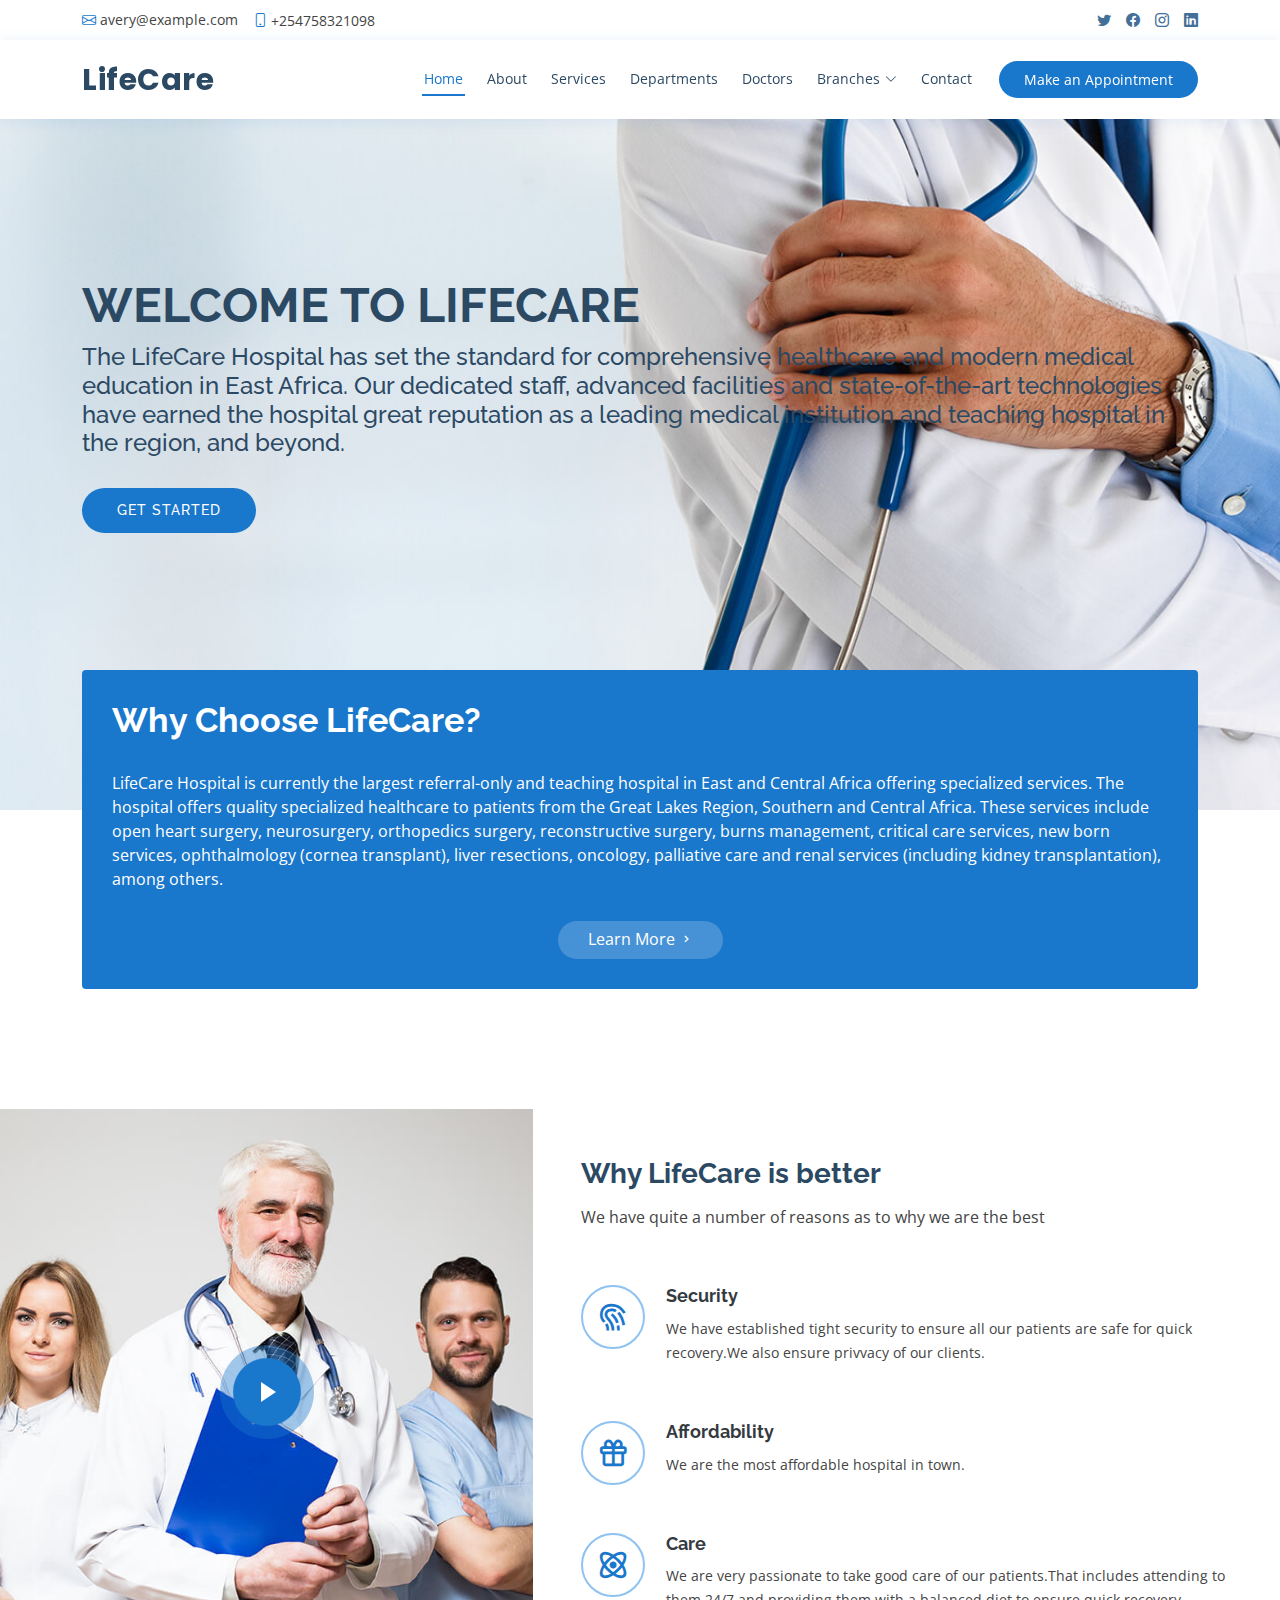
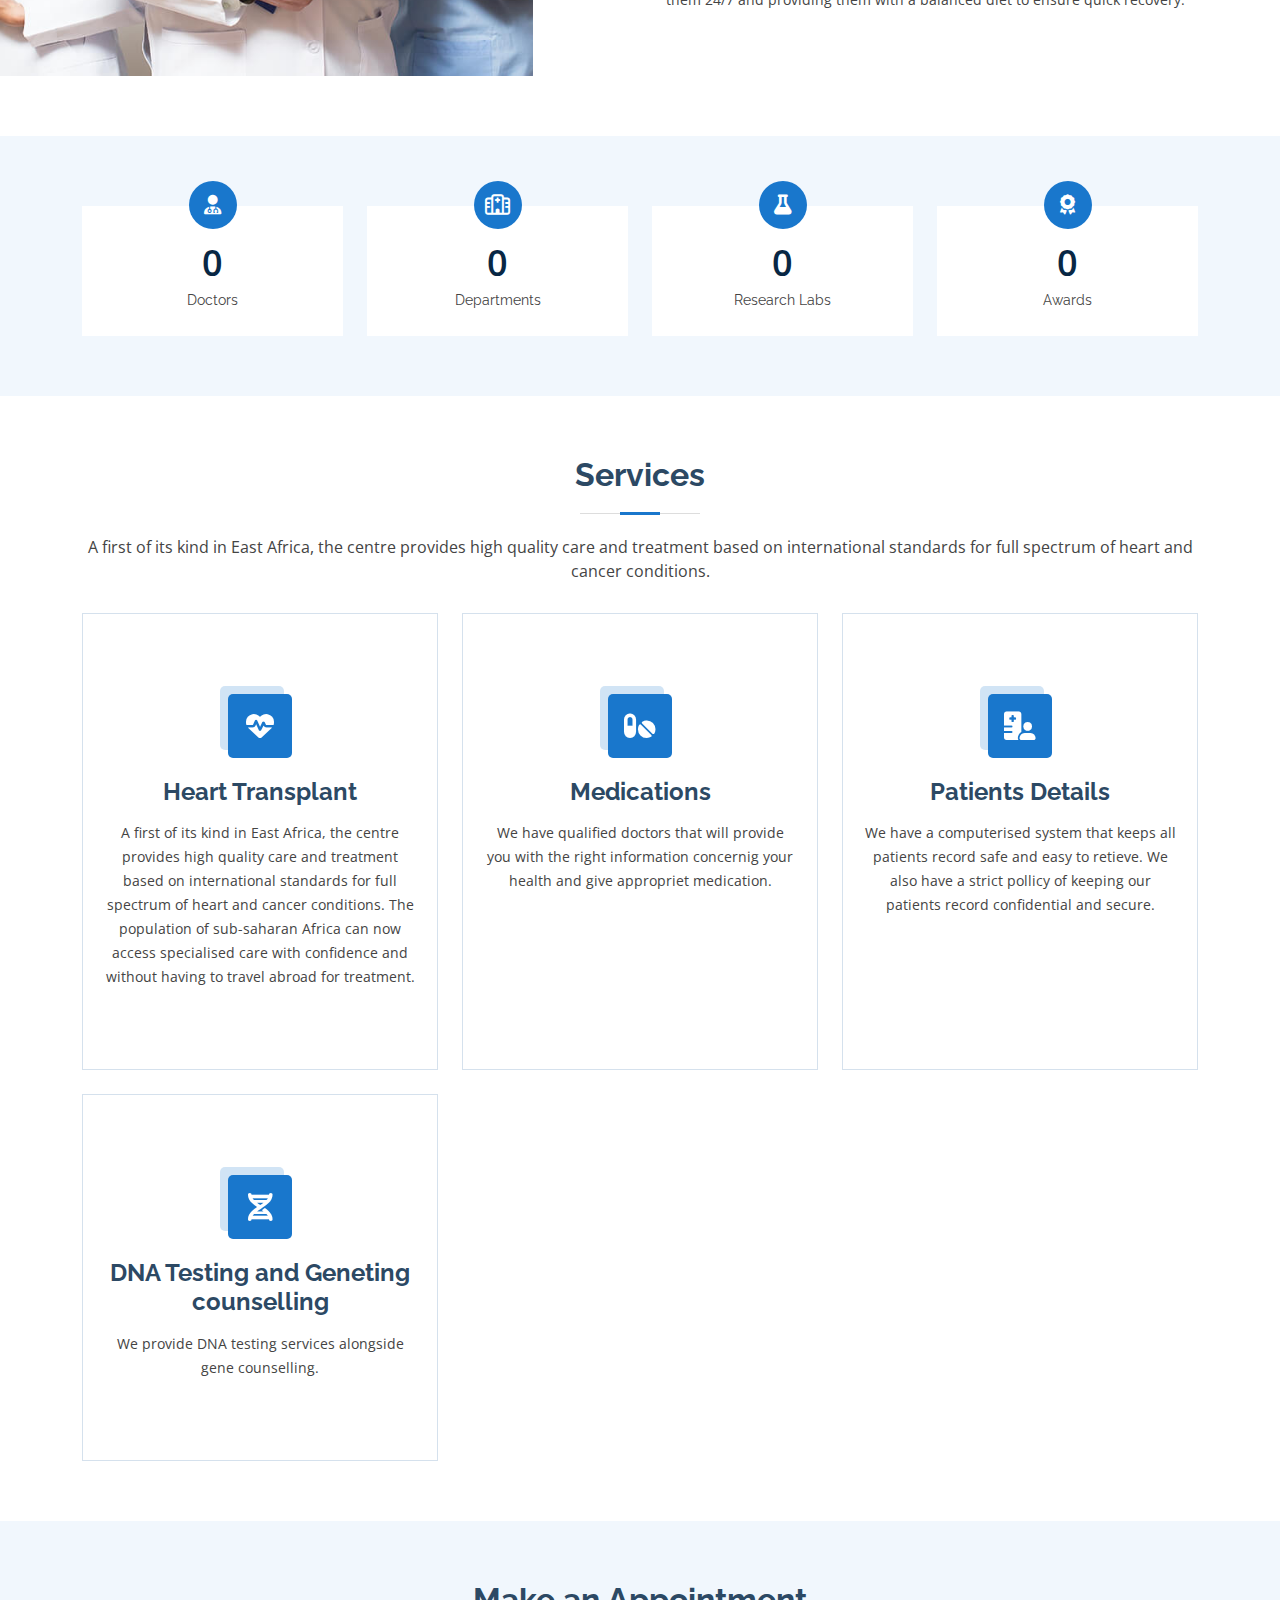
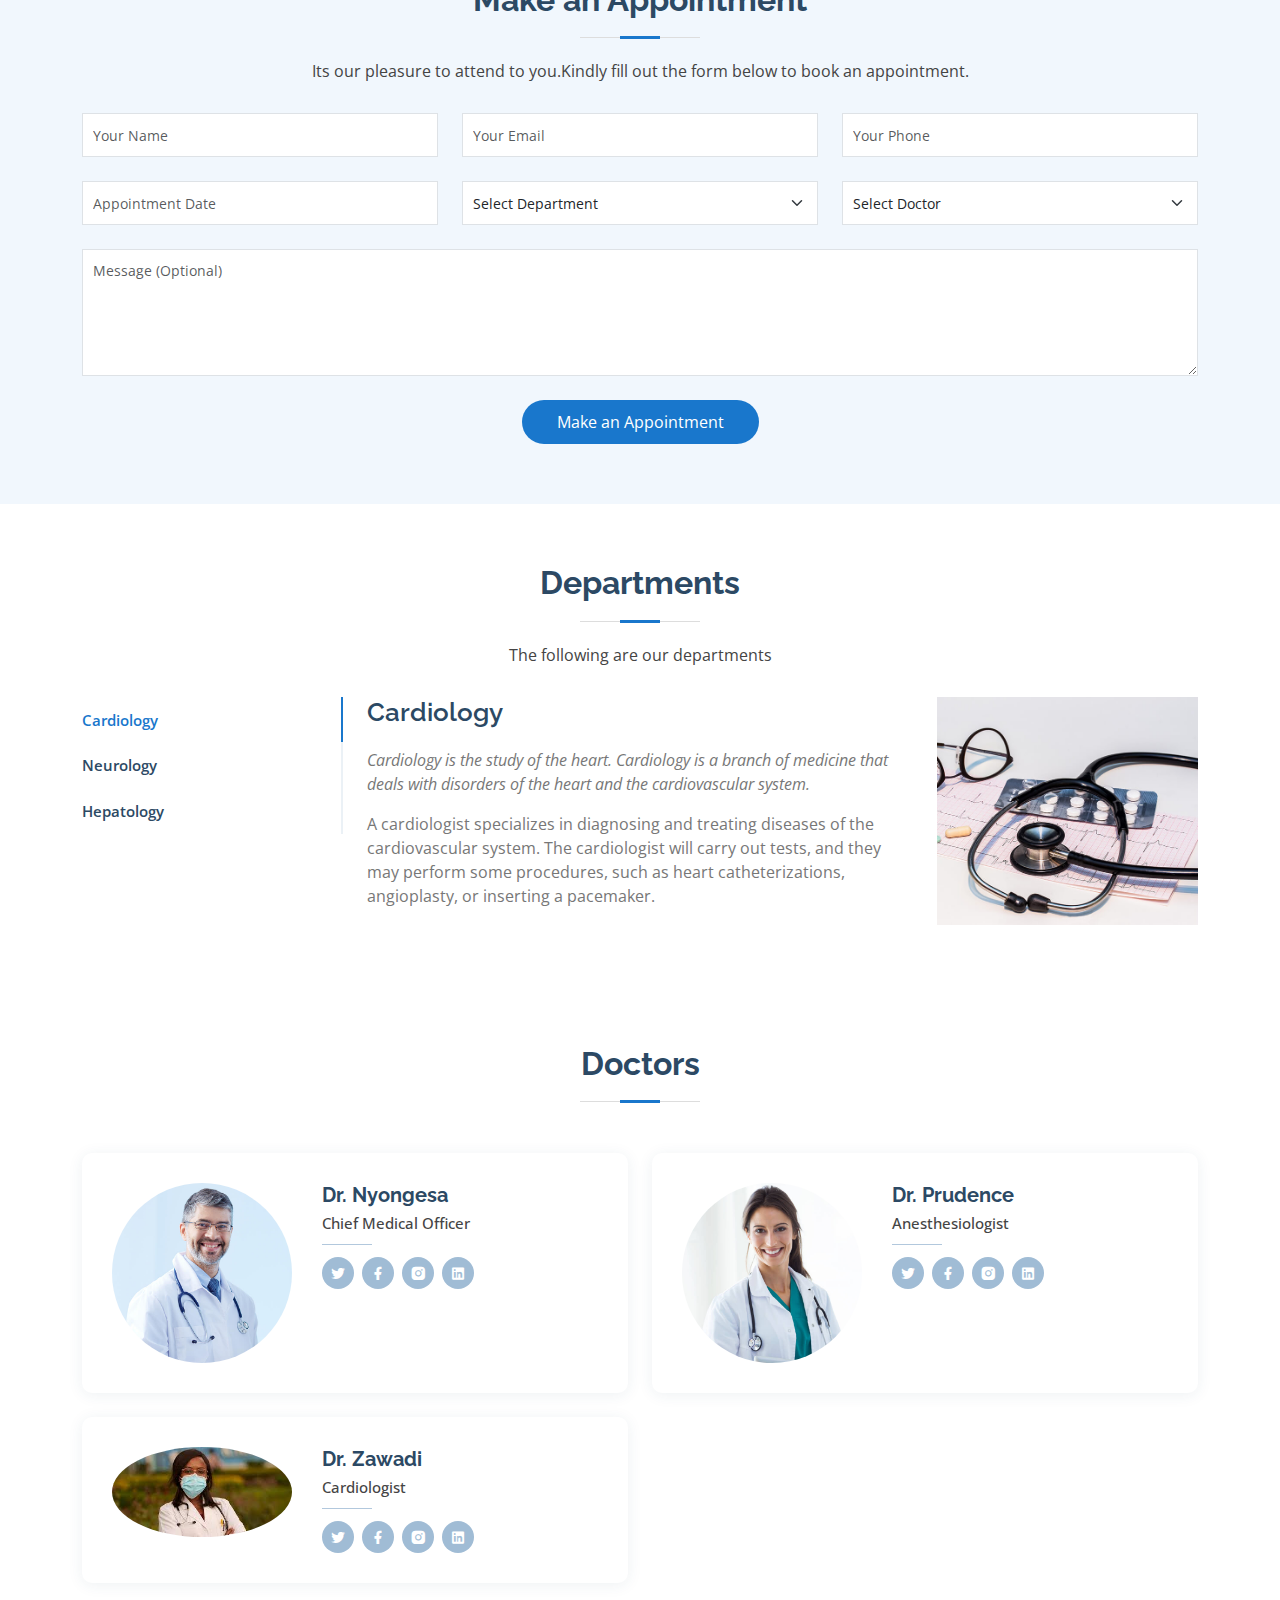
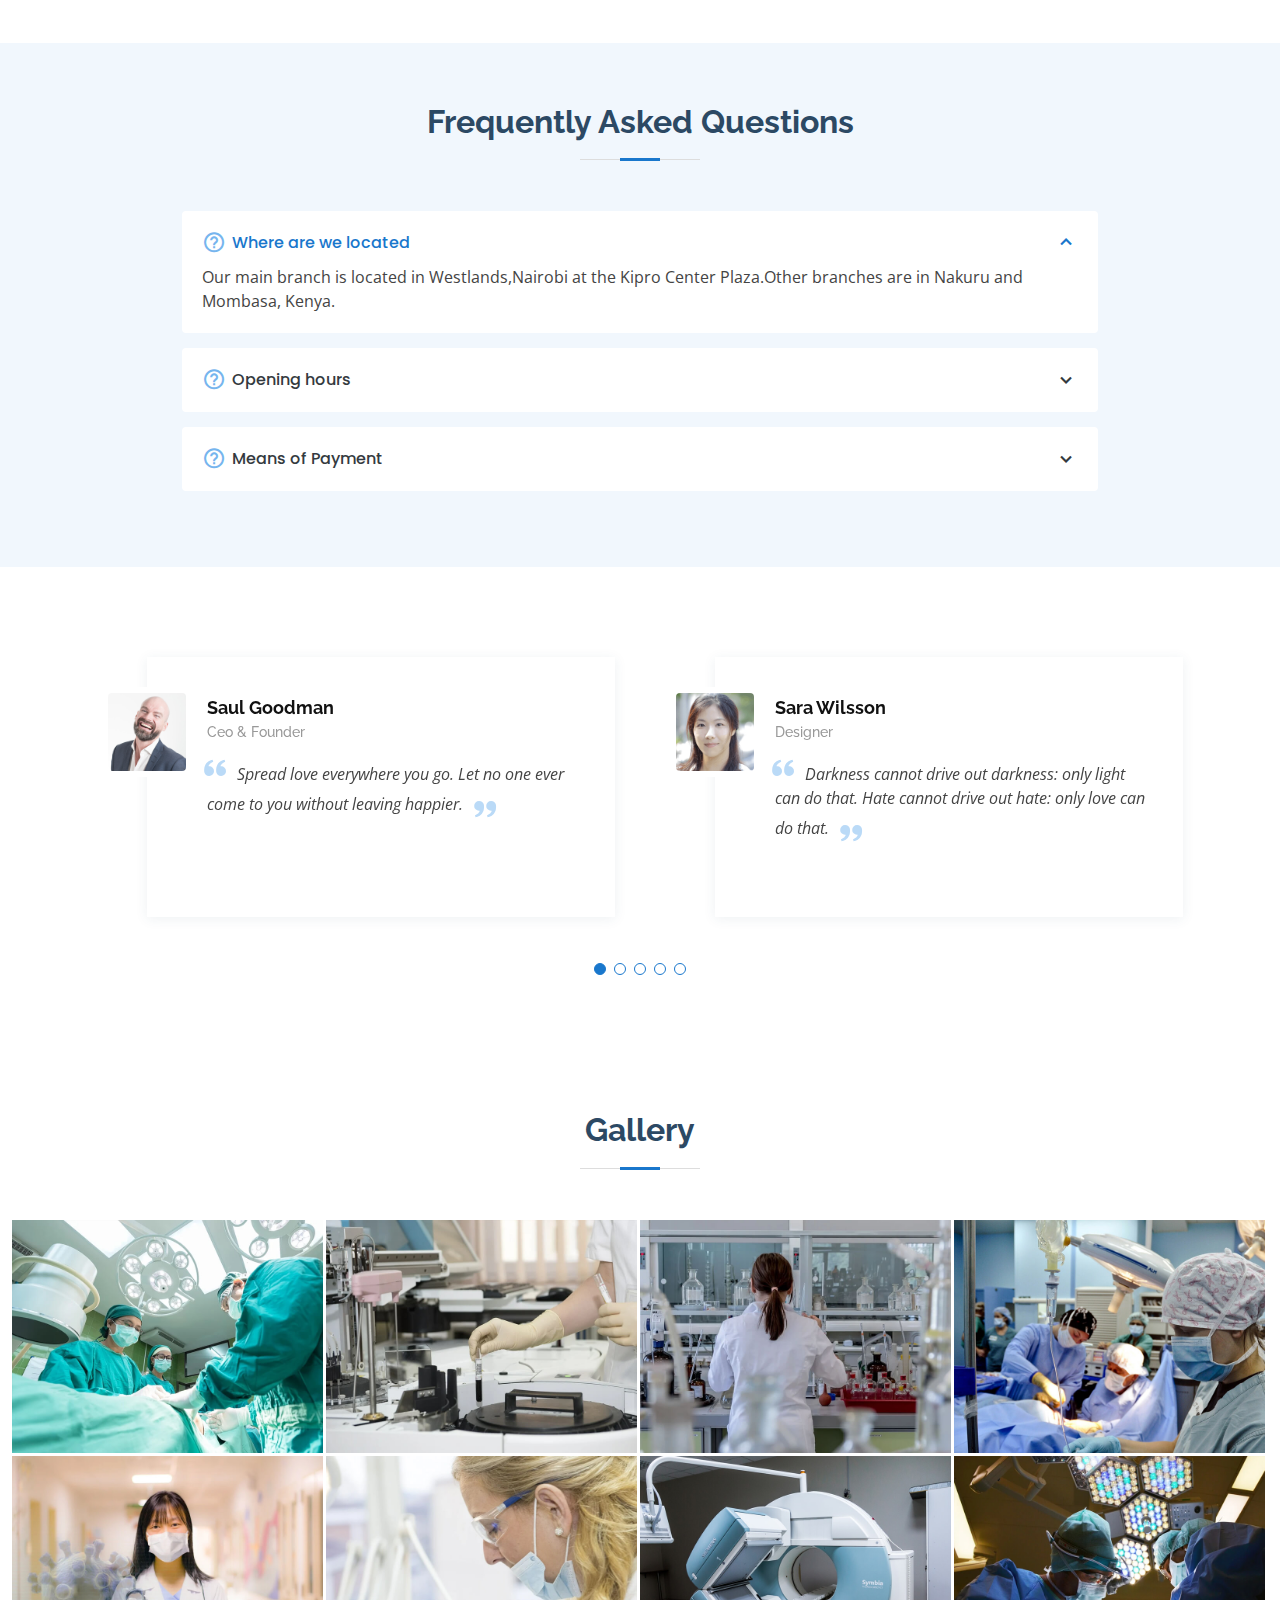
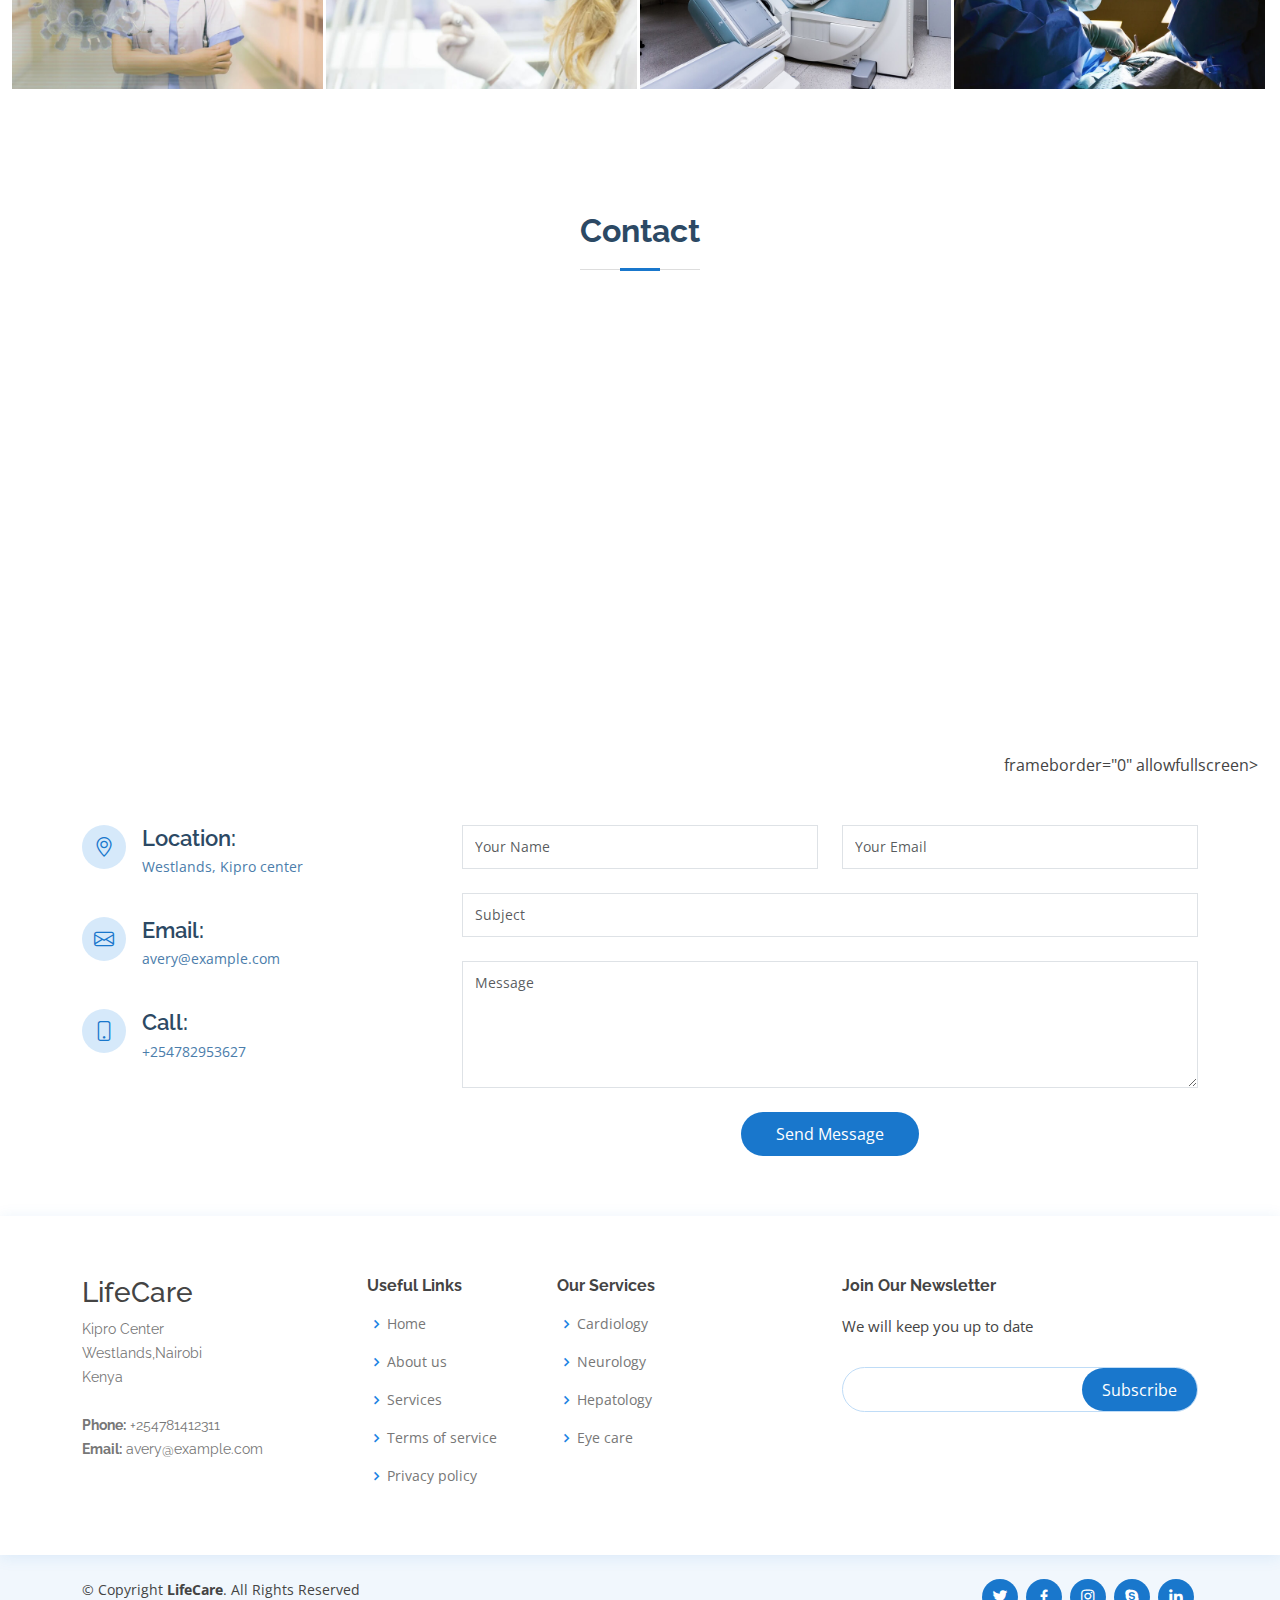
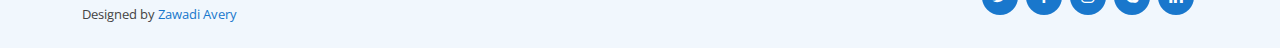
<file: index.html>
<!DOCTYPE html>
<html lang="en">

<head>
  <meta charset="utf-8">
  <meta content="width=device-width, initial-scale=1.0" name="viewport">

  <title>LifeCare</title>
  <meta content="" name="description">
  <meta content="" name="keywords">

  <!-- Favicons -->
  <link href="assets/img/hosi.png" rel="icon">
  <link href="assets/img/apple-touch-icon.png" rel="apple-touch-icon">

  <!-- Google Fonts -->
  <link href="https://fonts.googleapis.com/css?family=Open+Sans:300,300i,400,400i,600,600i,700,700i|Raleway:300,300i,400,400i,500,500i,600,600i,700,700i|Poppins:300,300i,400,400i,500,500i,600,600i,700,700i" rel="stylesheet">

  <!-- Vendor CSS Files -->
  <link href="assets/vendor/fontawesome-free/css/all.min.css" rel="stylesheet">
  <link href="assets/vendor/animate.css/animate.min.css" rel="stylesheet">
  <link href="assets/vendor/bootstrap/css/bootstrap.min.css" rel="stylesheet">
  <link href="assets/vendor/bootstrap-icons/bootstrap-icons.css" rel="stylesheet">
  <link href="assets/vendor/boxicons/css/boxicons.min.css" rel="stylesheet">
  <link href="assets/vendor/glightbox/css/glightbox.min.css" rel="stylesheet">
  <link href="assets/vendor/remixicon/remixicon.css" rel="stylesheet">
  <link href="assets/vendor/swiper/swiper-bundle.min.css" rel="stylesheet">

  <!-- Template Main CSS File -->
  <link href="assets/css/style.css" rel="stylesheet">


</head>

<body>

  <!-- ======= Top Bar ======= -->
  <div id="topbar" class="d-flex align-items-center fixed-top">
    <div class="container d-flex justify-content-between">
      <div class="contact-info d-flex align-items-center">
        <i class="bi bi-envelope"></i> <a href="mailto:avery@gmail.com">avery@example.com</a>
        <i class="bi bi-phone"></i> +254758321098
      </div>
      <div class="d-none d-lg-flex social-links align-items-center">
        <a href="#" class="twitter"><i class="bi bi-twitter"></i></a>
        <a href="#" class="facebook"><i class="bi bi-facebook"></i></a>
        <a href="#" class="instagram"><i class="bi bi-instagram"></i></a>
        <a href="#" class="linkedin"><i class="bi bi-linkedin"></i></i></a>
      </div>
    </div>
  </div>

  <!-- ======= Header ======= -->
  <header id="header" class="fixed-top">
    <div class="container d-flex align-items-center">

      <h1 class="logo me-auto"><a href="index.html">LifeCare</a></h1>
      <!-- Uncomment below if you prefer to use an image logo -->
      <!-- <a href="index.html" class="logo me-auto"><img src="assets/img/logo.png" alt="" class="img-fluid"></a>-->

      <nav id="navbar" class="navbar order-last order-lg-0">
        <ul>
          <li><a class="nav-link scrollto active" href="#hero">Home</a></li>
          <li><a class="nav-link scrollto" href="#about">About</a></li>
          <li><a class="nav-link scrollto" href="#services">Services</a></li>
          <li><a class="nav-link scrollto" href="#departments">Departments</a></li>
          <li><a class="nav-link scrollto" href="#doctors">Doctors</a></li>
          <li class="dropdown"><a href="#"><span>Branches</span> <i class="bi bi-chevron-down"></i></a>
            <ul>
              <li><a href="#">Nairobi</a></li>
              <li class="dropdown"><a href="#"><span>Nakuru</span> <i class="bi bi-chevron-right"></i></a>
                <ul>
                  <li><a href="#">Pioneer</a></li>
                  <li><a href="#">Elgon View</a></li>
                  <li><a href="#">Kitengela</a></li>

                </ul>
              </li>
              <li><a href="#">Eldoret</a></li>
              <li><a href="#">Mombasa</a></li>
              <li><a href="#">Arusha</a></li>
            </ul>
          </li>
          <li><a class="nav-link scrollto" href="#contact">Contact</a></li>
        </ul>
        <i class="bi bi-list mobile-nav-toggle"></i>
      </nav><!-- .navbar -->

      <a href="#appointment" class="appointment-btn scrollto"><span class="d-none d-md-inline">Make an</span> Appointment</a>

    </div>
  </header><!-- End Header -->

  <!-- ======= Hero Section ======= -->
  <section id="hero" class="d-flex align-items-center">
    <div class="container">
      <h1>Welcome to LifeCare</h1>
      <h2>The LifeCare Hospital has set the standard for comprehensive healthcare and modern medical education in East Africa. Our dedicated staff, advanced facilities and state-of-the-art technologies have earned the hospital great reputation as a leading medical institution and teaching hospital in the region, and beyond.  </h2>
      <a href="#about" class="btn-get-started scrollto">Get Started</a>
    </div>
  </section><!-- End Hero -->

  <main id="main">

    <!-- ======= Why Us Section ======= -->
    <section id="why-us" class="why-us">
      <div class="container">

        <div >
          <div >
            <div class="content">
              <h3>Why Choose LifeCare?</h3>
              <p>
               LifeCare Hospital is currently the largest referral-only and teaching hospital in East and Central Africa offering specialized services.

The hospital offers quality specialized healthcare to patients from the Great Lakes Region, Southern and Central Africa. These services include open heart surgery, neurosurgery, orthopedics surgery, reconstructive surgery, burns management, critical care services, new born services, ophthalmology (cornea transplant), liver resections, oncology, palliative care and renal services (including kidney transplantation), among others.
              </p>
              <div class="text-center">
                <a href="#" class="more-btn">Learn More <i class="bx bx-chevron-right"></i></a>
              </div>
            </div>
          </div>


      </div>
    </section><!-- End Why Us Section -->

    <!-- ======= About Section ======= -->
    <section id="about" class="about">
      <div class="container-fluid">

        <div class="row">
          <div class="col-xl-5 col-lg-6 video-box d-flex justify-content-center align-items-stretch position-relative">
            <a href="https://www.youtube.com/watch?v=jDDaplaOz7Q" class="glightbox play-btn mb-4"></a>
          </div>

          <div class="col-xl-7 col-lg-6 icon-boxes d-flex flex-column align-items-stretch justify-content-center py-5 px-lg-5">
            <h3>Why LifeCare is better</h3>
            <p>We have quite a number of reasons as to why we are the best</p>

            <div class="icon-box">
              <div class="icon"><i class="bx bx-fingerprint"></i></div>
              <h4 class="title"><a href="">Security</a></h4>
              <p class="description">We have established tight security to ensure all our patients are safe for quick recovery.We also ensure privvacy of our clients.</p>
            </div>

            <div class="icon-box">
              <div class="icon"><i class="bx bx-gift"></i></div>
              <h4 class="title"><a href="">Affordability</a></h4>
              <p class="description">We are the most affordable hospital in town.</p>
            </div>

            <div class="icon-box">
              <div class="icon"><i class="bx bx-atom"></i></div>
              <h4 class="title"><a href="">Care</a></h4>
              <p class="description">We are very passionate to take good care of our patients.That includes attending to them 24/7 and providing them with a balanced diet to ensure quick recovery.</p>
            </div>

          </div>
        </div>

      </div>
    </section><!-- End About Section -->

    <!-- ======= Counts Section ======= -->
    <section id="counts" class="counts">
      <div class="container">

        <div class="row">

          <div class="col-lg-3 col-md-6">
            <div class="count-box">
              <i class="fas fa-user-md"></i>
              <span data-purecounter-start="0" data-purecounter-end="85" data-purecounter-duration="1" class="purecounter"></span>
              <p>Doctors</p>
            </div>
          </div>

          <div class="col-lg-3 col-md-6 mt-5 mt-md-0">
            <div class="count-box">
              <i class="far fa-hospital"></i>
              <span data-purecounter-start="0" data-purecounter-end="18" data-purecounter-duration="1" class="purecounter"></span>
              <p>Departments</p>
            </div>
          </div>

          <div class="col-lg-3 col-md-6 mt-5 mt-lg-0">
            <div class="count-box">
              <i class="fas fa-flask"></i>
              <span data-purecounter-start="0" data-purecounter-end="12" data-purecounter-duration="1" class="purecounter"></span>
              <p>Research Labs</p>
            </div>
          </div>

          <div class="col-lg-3 col-md-6 mt-5 mt-lg-0">
            <div class="count-box">
              <i class="fas fa-award"></i>
              <span data-purecounter-start="0" data-purecounter-end="150" data-purecounter-duration="1" class="purecounter"></span>
              <p>Awards</p>
            </div>
          </div>

        </div>

      </div>
    </section><!-- End Counts Section -->

    <!-- ======= Services Section ======= -->
    <section id="services" class="services">
      <div class="container">

        <div class="section-title">
          <h2>Services</h2>
          <p>A first of its kind in East Africa, the centre provides high quality care and treatment based on international standards for full spectrum of heart and cancer conditions. </p>
        </div>

        <div class="row">
          <div class="col-lg-4 col-md-6 d-flex align-items-stretch">
            <div class="icon-box">
              <div class="icon"><i class="fas fa-heartbeat"></i></div>
              <h4><a href="">Heart Transplant</a></h4>
              <p>A first of its kind in East Afric​​a, the centre provides high quality care and treatment based on international standards for full spectrum of heart and cancer conditions. The population of sub-saharan Afric​a c​an now access specialised care with confidence and without having to travel abroad for treatment.</p>
            </div>
          </div>

          <div class="col-lg-4 col-md-6 d-flex align-items-stretch mt-4 mt-md-0">
            <div class="icon-box">
              <div class="icon"><i class="fas fa-pills"></i></div>
              <h4><a href="">Medications</a></h4>
              <p>We have qualified doctors that will provide you with the right information concernig your health and give appropriet medication.</p>
            </div>
          </div>

          <div class="col-lg-4 col-md-6 d-flex align-items-stretch mt-4 mt-lg-0">
            <div class="icon-box">
              <div class="icon"><i class="fas fa-hospital-user"></i></div>
              <h4><a href="">Patients Details</a></h4>
              <p>We have a computerised system that keeps all patients record safe and easy to retieve. We also have a strict pollicy of keeping our patients record confidential and secure.</p>
            </div>
          </div>

          <div class="col-lg-4 col-md-6 d-flex align-items-stretch mt-4">
            <div class="icon-box">
              <div class="icon"><i class="fas fa-dna"></i></div>
              <h4><a href="">DNA Testing and Geneting counselling</a></h4>
              <p>We provide DNA testing services alongside gene counselling.</p>
            </div>
          </div>


        </div>

      </div>
    </section><!-- End Services Section -->

    <!-- ======= Appointment Section ======= -->
    <section id="appointment" class="appointment section-bg">
      <div class="container">

        <div class="section-title">
          <h2>Make an Appointment</h2>
          <p>Its our pleasure to attend to you.Kindly fill out the form below to book an appointment.</p>
        </div>

        <form action="forms/appointment.php" method="post" role="form" class="php-email-form">
          <div class="row">
            <div class="col-md-4 form-group">
              <input type="text" name="name" class="form-control" id="name" placeholder="Your Name" data-rule="minlen:4" data-msg="Please enter at least 4 chars">
              <div class="validate"></div>
            </div>
            <div class="col-md-4 form-group mt-3 mt-md-0">
              <input type="email" class="form-control" name="email" id="email" placeholder="Your Email" data-rule="email" data-msg="Please enter a valid email">
              <div class="validate"></div>
            </div>
            <div class="col-md-4 form-group mt-3 mt-md-0">
              <input type="tel" class="form-control" name="phone" id="phone" placeholder="Your Phone" data-rule="minlen:4" data-msg="Please enter at least 4 chars">
              <div class="validate"></div>
            </div>
          </div>
          <div class="row">
            <div class="col-md-4 form-group mt-3">
              <input type="datetime" name="date" class="form-control datepicker" id="date" placeholder="Appointment Date" data-rule="minlen:4" data-msg="Please enter at least 4 chars">
              <div class="validate"></div>
            </div>
            <div class="col-md-4 form-group mt-3">
              <select name="department" id="department" class="form-select">
                <option value="">Select Department</option>
                <option value="Department 1">Neurology</option>
                <option value="Department 2">Cardiology</option>
                <option value="Department 3">Hepatology</option>
                <option value="Department 4">Pediatrics</option>
                <option value="Department 5">Eye Care</option>
              </select>
              <div class="validate"></div>
            </div>
            <div class="col-md-4 form-group mt-3">
              <select name="doctor" id="doctor" class="form-select">
                <option value="">Select Doctor</option>
                <option value="Doctor 1">Dr.Nyongesa</option>
                <option value="Doctor 2">Dr.Zawadi</option>
                <option value="Doctor 3">Dr.Prudence</option>
              </select>
              <div class="validate"></div>
            </div>
          </div>

          <div class="form-group mt-3">
            <textarea class="form-control" name="message" rows="5" placeholder="Message (Optional)"></textarea>
            <div class="validate"></div>
          </div>
          <div class="mb-3">
            <div class="loading">Loading</div>
            <div class="error-message"></div>
            <div class="sent-message">Your appointment request has been sent successfully. Thank you!</div>
          </div>
          <div class="text-center"><button type="submit">Make an Appointment</button></div>
        </form>

      </div>
    </section><!-- End Appointment Section -->

    <!-- ======= Departments Section ======= -->
    <section id="departments" class="departments">
      <div class="container">

        <div class="section-title">
          <h2>Departments</h2>
          <p>The following are our departments</p>
        </div>

        <div class="row gy-4">
          <div class="col-lg-3">
            <ul class="nav nav-tabs flex-column">
              <li class="nav-item">
                <a class="nav-link active show" data-bs-toggle="tab" href="#tab-1">Cardiology</a>
              </li>
              <li class="nav-item">
                <a class="nav-link" data-bs-toggle="tab" href="#tab-2">Neurology</a>
              </li>
              <li class="nav-item">
                <a class="nav-link" data-bs-toggle="tab" href="#tab-3">Hepatology</a>
              </li>

            </ul>
          </div>
          <div class="col-lg-9">
            <div class="tab-content">
              <div class="tab-pane active show" id="tab-1">
                <div class="row gy-4">
                  <div class="col-lg-8 details order-2 order-lg-1">
                    <h3>Cardiology</h3>
                    <p class="fst-italic">Cardiology is the study of the heart. Cardiology is a branch of medicine that deals with disorders of the heart and the cardiovascular system.</p>
                    <p>A cardiologist specializes in diagnosing and treating diseases of the cardiovascular system. The cardiologist will carry out tests, and they may perform some procedures, such as heart catheterizations, angioplasty, or inserting a pacemaker.</p>
                  </div>
                  <div class="col-lg-4 text-center order-1 order-lg-2">
                    <img src="assets/img/departments-1.jpg" alt="" class="img-fluid">
                  </div>
                </div>
              </div>
              <div class="tab-pane" id="tab-2">
                <div class="row gy-4">
                  <div class="col-lg-8 details order-2 order-lg-1">
                    <h3>Neurology</h3>
                    <p class="fst-italic">Neurology is the branch of medicine concerned with the study and treatment of disorders of the nervous system. The nervous system is a complex, sophisticated system that regulates and coordinates body activities. It has two major divisions: Central nervous system: the brain and spinal cord.</p>
                    <p>A doctor who specializes in neurology is called a neurologist. The neurologist treats disorders that affect the brain, spinal cord, and nerves,</p>
                  </div>
                  <div class="col-lg-4 text-center order-1 order-lg-2">
                    <img src="assets/img/departments-2.jpg" alt="" class="img-fluid">
                  </div>
                </div>
              </div>
              <div class="tab-pane" id="tab-3">
                <div class="row gy-4">
                  <div class="col-lg-8 details order-2 order-lg-1">
                    <h3>Hepatology</h3>
                    <p class="fst-italic">Hepatology is a branch of medicine concerned with the study, prevention, diagnosis, and management of diseases that affect the liver, gallbladder, biliary tree, and pancreas. </p>
                    <p>Hepatitis affects millions of individuals globally and is associated with several poor outcomes including liver transplant and liver cancer. In particular, hepatitis B and hepatitis C are major causes of liver cancer, while alcohol abuse has been linked to conditions such as cirrhosis and other serious complications.</p>
                  </div>
                  <div class="col-lg-4 text-center order-1 order-lg-2">
                    <img src="assets/img/departments-3.jpg" alt="" class="img-fluid">
                  </div>
                </div>
              </div>

            </div>
          </div>
        </div>

      </div>
    </section><!-- End Departments Section -->

    <!-- ======= Doctors Section ======= -->
    <section id="doctors" class="doctors">
      <div class="container">

        <div class="section-title">
          <h2>Doctors</h2>

        </div>

        <div class="row">

          <div class="col-lg-6">
            <div class="member d-flex align-items-start">
              <div class="pic"><img src="assets/img/doctors/doctors-1.jpg" class="img-fluid" alt=""></div>
              <div class="member-info">
                <h4>Dr. Nyongesa</h4>
                <span>Chief Medical Officer</span>

                <div class="social">
                  <a href=""><i class="ri-twitter-fill"></i></a>
                  <a href=""><i class="ri-facebook-fill"></i></a>
                  <a href=""><i class="ri-instagram-fill"></i></a>
                  <a href=""> <i class="ri-linkedin-box-fill"></i> </a>
                </div>
              </div>
            </div>
          </div>

          <div class="col-lg-6 mt-4 mt-lg-0">
            <div class="member d-flex align-items-start">
              <div class="pic"><img src="assets/img/doctors/doctors-2.jpg" class="img-fluid" alt=""></div>
              <div class="member-info">
                <h4>Dr. Prudence</h4>
                <span>Anesthesiologist</span>

                <div class="social">
                  <a href=""><i class="ri-twitter-fill"></i></a>
                  <a href=""><i class="ri-facebook-fill"></i></a>
                  <a href=""><i class="ri-instagram-fill"></i></a>
                  <a href=""> <i class="ri-linkedin-box-fill"></i> </a>
                </div>
              </div>
            </div>
          </div>

          <div class="col-lg-6 mt-4">
            <div class="member d-flex align-items-start">
              <div class="pic"><img src="assets/img/doc.jpeg" class="img-fluid" alt=""></div>
              <div class="member-info">
                <h4>Dr. Zawadi</h4>
                <span>Cardiologist</span>

                <div class="social">
                  <a href=""><i class="ri-twitter-fill"></i></a>
                  <a href=""><i class="ri-facebook-fill"></i></a>
                  <a href=""><i class="ri-instagram-fill"></i></a>
                  <a href=""> <i class="ri-linkedin-box-fill"></i> </a>
                </div>
              </div>
            </div>
          </div>



        </div>

      </div>
    </section><!-- End Doctors Section -->

    <!-- ======= Frequently Asked Questions Section ======= -->
    <section id="faq" class="faq section-bg">
      <div class="container">

        <div class="section-title">
          <h2>Frequently Asked Questions</h2>

        </div>

        <div class="faq-list">
          <ul>
            <li data-aos="fade-up">
              <i class="bx bx-help-circle icon-help"></i> <a data-bs-toggle="collapse" class="collapse" data-bs-target="#faq-list-1">Where are we located<i class="bx bx-chevron-down icon-show"></i><i class="bx bx-chevron-up icon-close"></i></a>
              <div id="faq-list-1" class="collapse show" data-bs-parent=".faq-list">
                <p>
                  Our main branch is located in Westlands,Nairobi at the Kipro Center Plaza.Other branches are in Nakuru and Mombasa, Kenya.
                </p>
              </div>
            </li>

            <li data-aos="fade-up" data-aos-delay="400">
              <i class="bx bx-help-circle icon-help"></i> <a data-bs-toggle="collapse" data-bs-target="#faq-list-5" class="collapsed">Opening hours<i class="bx bx-chevron-down icon-show"></i><i class="bx bx-chevron-up icon-close"></i></a>
              <div id="faq-list-5" class="collapse" data-bs-parent=".faq-list">
                <p>
                  From Monday to Sunday,24/7
                </p>
              </div>
            </li>






            <li data-aos="fade-up" data-aos-delay="400">
              <i class="bx bx-help-circle icon-help"></i> <a data-bs-toggle="collapse" data-bs-target="#faq-list-5" class="collapsed">Means of Payment <i class="bx bx-chevron-down icon-show"></i><i class="bx bx-chevron-up icon-close"></i></a>
              <div id="faq-list-5" class="collapse" data-bs-parent=".faq-list">
                <p>
                 We accept credit cards, mobile payment and cash. NHIF is also accepted.
                </p>
              </div>
            </li>

          </ul>
        </div>

      </div>
    </section><!-- End Frequently Asked Questions Section -->

    <!-- ======= Testimonials Section ======= -->
    <section id="testimonials" class="testimonials">
      <div class="container">

        <div class="testimonials-slider swiper" data-aos="fade-up" data-aos-delay="100">
          <div class="swiper-wrapper">

            <div class="swiper-slide">
              <div class="testimonial-wrap">
                <div class="testimonial-item">
                  <img src="assets/img/testimonials/testimonials-1.jpg" class="testimonial-img" alt="">
                  <h3>Saul Goodman</h3>
                  <h4>Ceo &amp; Founder</h4>
                  <p>
                    <i class="bx bxs-quote-alt-left quote-icon-left"></i>
                    Spread love everywhere you go. Let no one ever come to you without leaving happier.
                    <i class="bx bxs-quote-alt-right quote-icon-right"></i>
                  </p>
                </div>
              </div>
            </div><!-- End testimonial item -->

            <div class="swiper-slide">
              <div class="testimonial-wrap">
                <div class="testimonial-item">
                  <img src="assets/img/testimonials/testimonials-2.jpg" class="testimonial-img" alt="">
                  <h3>Sara Wilsson</h3>
                  <h4>Designer</h4>
                  <p>
                    <i class="bx bxs-quote-alt-left quote-icon-left"></i>
                    Darkness cannot drive out darkness: only light can do that. Hate cannot drive out hate: only love can do that.
                    <i class="bx bxs-quote-alt-right quote-icon-right"></i>
                  </p>
                </div>
              </div>
            </div><!-- End testimonial item -->

            <div class="swiper-slide">
              <div class="testimonial-wrap">
                <div class="testimonial-item">
                  <img src="assets/img/testimonials/testimonials-3.jpg" class="testimonial-img" alt="">
                  <h3>Jena Karlis</h3>
                  <h4>Store Owner</h4>
                  <p>
                    <i class="bx bxs-quote-alt-left quote-icon-left"></i>
                    Be yourself; everyone else is already taken.
                    <i class="bx bxs-quote-alt-right quote-icon-right"></i>
                  </p>
                </div>
              </div>
            </div><!-- End testimonial item -->

            <div class="swiper-slide">
              <div class="testimonial-wrap">
                <div class="testimonial-item">
                  <img src="assets/img/testimonials/testimonials-4.jpg" class="testimonial-img" alt="">
                  <h3>Matt Brandon</h3>
                  <h4>Freelancer</h4>
                  <p>
                    <i class="bx bxs-quote-alt-left quote-icon-left"></i>
                    The best and most beautiful things in the world cannot be seen or even touched - they must be felt with the heart.
                    <i class="bx bxs-quote-alt-right quote-icon-right"></i>
                  </p>
                </div>
              </div>
            </div><!-- End testimonial item -->

            <div class="swiper-slide">
              <div class="testimonial-wrap">
                <div class="testimonial-item">
                  <img src="assets/img/testimonials/testimonials-5.jpg" class="testimonial-img" alt="">
                  <h3>John Larson</h3>
                  <h4>Entrepreneur</h4>
                  <p>
                    <i class="bx bxs-quote-alt-left quote-icon-left"></i>
                    Do not go where the path may lead, go instead where there is no path and leave a trail.
                    <i class="bx bxs-quote-alt-right quote-icon-right"></i>
                  </p>
                </div>
              </div>
            </div><!-- End testimonial item -->

          </div>
          <div class="swiper-pagination"></div>
        </div>

      </div>
    </section><!-- End Testimonials Section -->

    <!-- ======= Gallery Section ======= -->
    <section id="gallery" class="gallery">
      <div class="container">

        <div class="section-title">
          <h2>Gallery</h2>

        </div>
      </div>

      <div class="container-fluid">
        <div class="row g-0">

          <div class="col-lg-3 col-md-4">
            <div class="gallery-item">
              <a href="assets/img/gallery/gallery-1.jpg" class="galelry-lightbox">
                <img src="assets/img/gallery/gallery-1.jpg" alt="" class="img-fluid">
              </a>
            </div>
          </div>

          <div class="col-lg-3 col-md-4">
            <div class="gallery-item">
              <a href="assets/img/gallery/gallery-2.jpg" class="galelry-lightbox">
                <img src="assets/img/gallery/gallery-2.jpg" alt="" class="img-fluid">
              </a>
            </div>
          </div>

          <div class="col-lg-3 col-md-4">
            <div class="gallery-item">
              <a href="assets/img/gallery/gallery-3.jpg" class="galelry-lightbox">
                <img src="assets/img/gallery/gallery-3.jpg" alt="" class="img-fluid">
              </a>
            </div>
          </div>

          <div class="col-lg-3 col-md-4">
            <div class="gallery-item">
              <a href="assets/img/gallery/gallery-4.jpg" class="galelry-lightbox">
                <img src="assets/img/gallery/gallery-4.jpg" alt="" class="img-fluid">
              </a>
            </div>
          </div>

          <div class="col-lg-3 col-md-4">
            <div class="gallery-item">
              <a href="assets/img/gallery/gallery-5.jpg" class="galelry-lightbox">
                <img src="assets/img/gallery/gallery-5.jpg" alt="" class="img-fluid">
              </a>
            </div>
          </div>

          <div class="col-lg-3 col-md-4">
            <div class="gallery-item">
              <a href="assets/img/gallery/gallery-6.jpg" class="galelry-lightbox">
                <img src="assets/img/gallery/gallery-6.jpg" alt="" class="img-fluid">
              </a>
            </div>
          </div>

          <div class="col-lg-3 col-md-4">
            <div class="gallery-item">
              <a href="assets/img/gallery/gallery-7.jpg" class="galelry-lightbox">
                <img src="assets/img/gallery/gallery-7.jpg" alt="" class="img-fluid">
              </a>
            </div>
          </div>

          <div class="col-lg-3 col-md-4">
            <div class="gallery-item">
              <a href="assets/img/gallery/gallery-8.jpg" class="galelry-lightbox">
                <img src="assets/img/gallery/gallery-8.jpg" alt="" class="img-fluid">
              </a>
            </div>
          </div>

        </div>

      </div>
    </section><!-- End Gallery Section -->

    <!-- ======= Contact Section ======= -->
    <section id="contact" class="contact">
      <div class="container">

        <div class="section-title">
          <h2>Contact</h2>

        </div>
      </div>

      <div>
        <iframe src="https://www.google.com/maps/embed?pb=!1m14!1m12!1m3!1d3988.837985361645!2d36.80614167376693!3d-1.27015643560619!2m3!1f0!2f0!3f0!3m2!1i1024!2i768!4f13.1!5e0!3m2!1sen!2ske!4v1706863267846!5m2!1sen!2ske" width="1000" height="450" style="border:0;" allowfullscreen="" loading="lazy" referrerpolicy="no-referrer-when-downgrade"></iframe> frameborder="0" allowfullscreen></iframe>
      </div>

      <div class="container">
        <div class="row mt-5">

          <div class="col-lg-4">
            <div class="info">
              <div class="address">
                <i class="bi bi-geo-alt"></i>
                <h4>Location:</h4>
                <p>Westlands, Kipro center</p>
              </div>

              <div class="email">
                <i class="bi bi-envelope"></i>
                <h4>Email:</h4>
                <p>avery@example.com</p>
              </div>

              <div class="phone">
                <i class="bi bi-phone"></i>
                <h4>Call:</h4>
                <p>+254782953627</p>
              </div>

            </div>

          </div>

          <div class="col-lg-8 mt-5 mt-lg-0">

            <form action="forms/contact.php" method="post" role="form" class="php-email-form">
              <div class="row">
                <div class="col-md-6 form-group">
                  <input type="text" name="name" class="form-control" id="name" placeholder="Your Name" required>
                </div>
                <div class="col-md-6 form-group mt-3 mt-md-0">
                  <input type="email" class="form-control" name="email" id="email" placeholder="Your Email" required>
                </div>
              </div>
              <div class="form-group mt-3">
                <input type="text" class="form-control" name="subject" id="subject" placeholder="Subject" required>
              </div>
              <div class="form-group mt-3">
                <textarea class="form-control" name="message" rows="5" placeholder="Message" required></textarea>
              </div>
              <div class="my-3">
                <div class="loading">Loading</div>
                <div class="error-message"></div>
                <div class="sent-message">Your message has been sent. Thank you!</div>
              </div>
              <div class="text-center"><button type="submit">Send Message</button></div>
            </form>

          </div>

        </div>

      </div>
    </section><!-- End Contact Section -->

  </main><!-- End #main -->

  <!-- ======= Footer ======= -->
  <footer id="footer">

    <div class="footer-top">
      <div class="container">
        <div class="row">

          <div class="col-lg-3 col-md-6 footer-contact">
            <h3>LifeCare</h3>
            <p>
              Kipro Center <br>
              Westlands,Nairobi<br>
              Kenya<br><br>
              <strong>Phone:</strong> +254781412311<br>
              <strong>Email:</strong> avery@example.com<br>
            </p>
          </div>

          <div class="col-lg-2 col-md-6 footer-links">
            <h4>Useful Links</h4>
            <ul>
              <li><i class="bx bx-chevron-right"></i> <a href="#">Home</a></li>
              <li><i class="bx bx-chevron-right"></i> <a href="#">About us</a></li>
              <li><i class="bx bx-chevron-right"></i> <a href="#">Services</a></li>
              <li><i class="bx bx-chevron-right"></i> <a href="#">Terms of service</a></li>
              <li><i class="bx bx-chevron-right"></i> <a href="#">Privacy policy</a></li>
            </ul>
          </div>

          <div class="col-lg-3 col-md-6 footer-links">
            <h4>Our Services</h4>
            <ul>
              <li><i class="bx bx-chevron-right"></i> <a href="#">Cardiology</a></li>
              <li><i class="bx bx-chevron-right"></i> <a href="#">Neurology</a></li>
              <li><i class="bx bx-chevron-right"></i> <a href="#">Hepatology</a></li>
              <li><i class="bx bx-chevron-right"></i> <a href="#">Eye care</a></li>

            </ul>
          </div>

          <div class="col-lg-4 col-md-6 footer-newsletter">
            <h4>Join Our Newsletter</h4>
            <p>We will keep you up to date</p>
            <form action="" method="post">
              <input type="email" name="email"><input type="submit" value="Subscribe">
            </form>
          </div>

        </div>
      </div>
    </div>

    <div class="container d-md-flex py-4">

      <div class="me-md-auto text-center text-md-start">
        <div class="copyright">
          &copy; Copyright <strong><span>LifeCare</span></strong>. All Rights Reserved
        </div>
        <div class="credits">
          <!-- All the links in the footer should remain intact. -->
          <!-- You can delete the links only if you purchased the pro version. -->
          <!-- Licensing information: https://bootstrapmade.com/license/ -->
          <!-- Purchase the pro version with working PHP/AJAX contact form: https://bootstrapmade.com/medilab-free-medical-bootstrap-theme/ -->
          Designed by <a href="https://bootstrapmade.com/">Zawadi Avery</a>
        </div>
      </div>
      <div class="social-links text-center text-md-right pt-3 pt-md-0">
        <a href="#" class="twitter"><i class="bx bxl-twitter"></i></a>
        <a href="#" class="facebook"><i class="bx bxl-facebook"></i></a>
        <a href="#" class="instagram"><i class="bx bxl-instagram"></i></a>
        <a href="#" class="google-plus"><i class="bx bxl-skype"></i></a>
        <a href="#" class="linkedin"><i class="bx bxl-linkedin"></i></a>
      </div>
    </div>
  </footer><!-- End Footer -->

  <div id="preloader"></div>
  <a href="#" class="back-to-top d-flex align-items-center justify-content-center"><i class="bi bi-arrow-up-short"></i></a>

  <!-- Vendor JS Files -->
  <script src="assets/vendor/purecounter/purecounter_vanilla.js"></script>
  <script src="assets/vendor/bootstrap/js/bootstrap.bundle.min.js"></script>
  <script src="assets/vendor/glightbox/js/glightbox.min.js"></script>
  <script src="assets/vendor/swiper/swiper-bundle.min.js"></script>
  <script src="assets/vendor/php-email-form/validate.js"></script>

  <!-- Template Main JS File -->
  <script src="assets/js/main.js"></script>

</body>

</html>
</file>
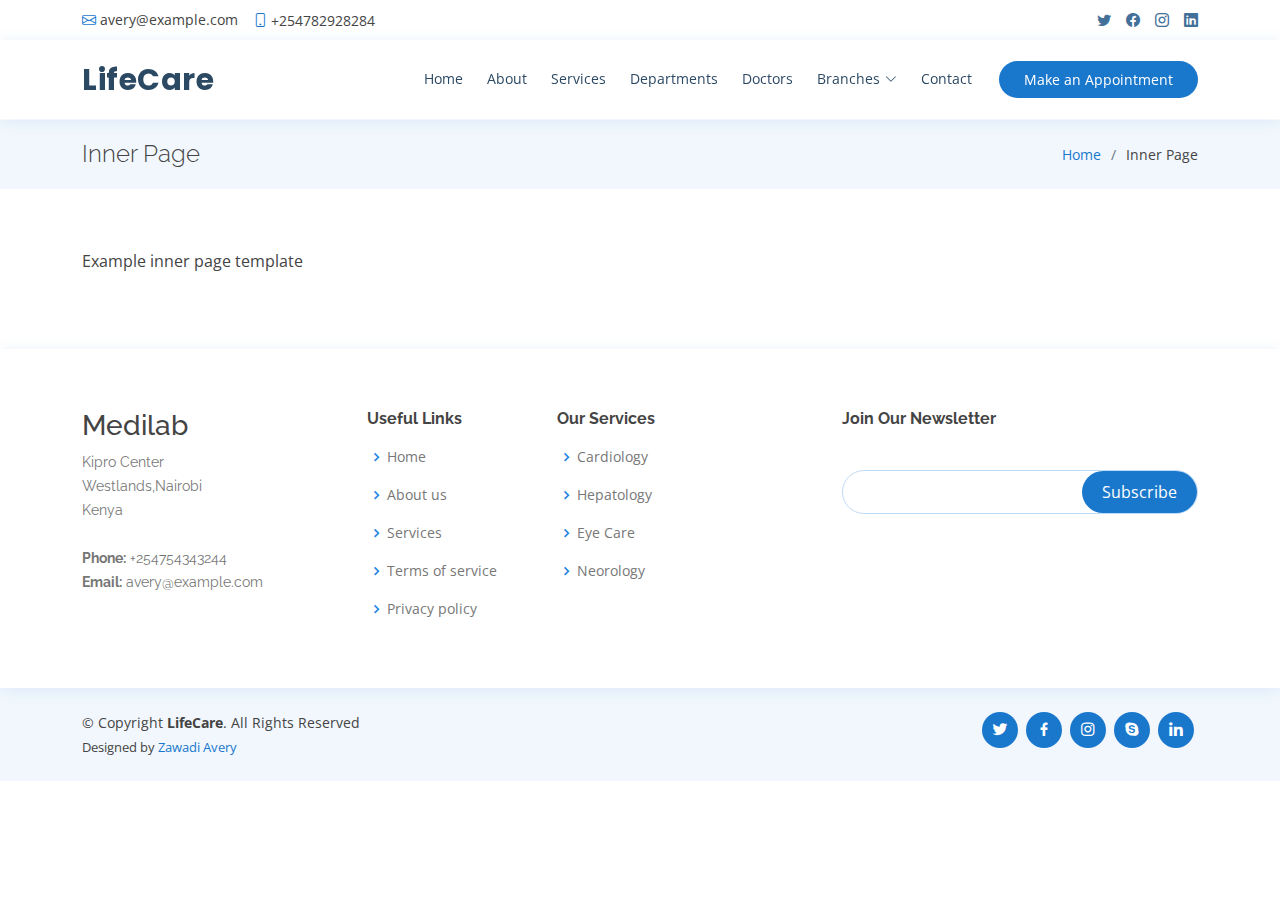
<file: inner-page.html>
<!DOCTYPE html>
<html lang="en">

<head>
  <meta charset="utf-8">
  <meta content="width=device-width, initial-scale=1.0" name="viewport">

  <title>Inner Page - LifeCare</title>
  <meta content="" name="description">
  <meta content="" name="keywords">

  <!-- Favicons -->
  <link href="assets/img/hosi.png" rel="icon">
  <link href="assets/img/apple-touch-icon.png" rel="apple-touch-icon">

  <!-- Google Fonts -->
  <link href="https://fonts.googleapis.com/css?family=Open+Sans:300,300i,400,400i,600,600i,700,700i|Raleway:300,300i,400,400i,500,500i,600,600i,700,700i|Poppins:300,300i,400,400i,500,500i,600,600i,700,700i" rel="stylesheet">

  <!-- Vendor CSS Files -->
  <link href="assets/vendor/fontawesome-free/css/all.min.css" rel="stylesheet">
  <link href="assets/vendor/animate.css/animate.min.css" rel="stylesheet">
  <link href="assets/vendor/bootstrap/css/bootstrap.min.css" rel="stylesheet">
  <link href="assets/vendor/bootstrap-icons/bootstrap-icons.css" rel="stylesheet">
  <link href="assets/vendor/boxicons/css/boxicons.min.css" rel="stylesheet">
  <link href="assets/vendor/glightbox/css/glightbox.min.css" rel="stylesheet">
  <link href="assets/vendor/remixicon/remixicon.css" rel="stylesheet">
  <link href="assets/vendor/swiper/swiper-bundle.min.css" rel="stylesheet">

  <!-- Template Main CSS File -->
  <link href="assets/css/style.css" rel="stylesheet">

  <!-- =======================================================
  * Template Name: Medilab
  * Updated: Jan 29 2024 with Bootstrap v5.3.2
  * Template URL: https://bootstrapmade.com/medilab-free-medical-bootstrap-theme/
  * Author: BootstrapMade.com
  * License: https://bootstrapmade.com/license/
  ======================================================== -->
</head>

<body>

  <!-- ======= Top Bar ======= -->
  <div id="topbar" class="d-flex align-items-center fixed-top">
    <div class="container d-flex justify-content-between">
      <div class="contact-info d-flex align-items-center">
        <i class="bi bi-envelope"></i> <a href="mailto:contact@example.com">avery@example.com</a>
        <i class="bi bi-phone"></i> +254782928284
      </div>
      <div class="d-none d-lg-flex social-links align-items-center">
        <a href="#" class="twitter"><i class="bi bi-twitter"></i></a>
        <a href="#" class="facebook"><i class="bi bi-facebook"></i></a>
        <a href="#" class="instagram"><i class="bi bi-instagram"></i></a>
        <a href="#" class="linkedin"><i class="bi bi-linkedin"></i></i></a>
      </div>
    </div>
  </div>

  <!-- ======= Header ======= -->
  <header id="header" class="fixed-top">
    <div class="container d-flex align-items-center">

      <h1 class="logo me-auto"><a href="index.html">LifeCare</a></h1>
      <!-- Uncomment below if you prefer to use an image logo -->
      <!-- <a href="index.html" class="logo me-auto"><img src="assets/img/logo.png" alt="" class="img-fluid"></a>-->

      <nav id="navbar" class="navbar order-last order-lg-0">
        <ul>
          <li><a class="nav-link scrollto " href="#hero">Home</a></li>
          <li><a class="nav-link scrollto" href="#about">About</a></li>
          <li><a class="nav-link scrollto" href="#services">Services</a></li>
          <li><a class="nav-link scrollto" href="#departments">Departments</a></li>
          <li><a class="nav-link scrollto" href="#doctors">Doctors</a></li>
          <li class="dropdown"><a href="#"><span>Branches</span> <i class="bi bi-chevron-down"></i></a>
            <ul>
              <li><a href="#">Nairobi</a></li>
              <li class="dropdown"><a href="#"><span>Nairobi</span> <i class="bi bi-chevron-right"></i></a>
                <ul>
                  <li><a href="#">Kileleshwa</a></li>
                  <li><a href="#">Umoja</a></li>
                  <li><a href="#">Kayole</a></li>

                </ul>
              </li>
              <li><a href="#">Eldoret</a></li>
              <li><a href="#">Kisumu</a></li>

            </ul>
          </li>
          <li><a class="nav-link scrollto" href="#contact">Contact</a></li>
        </ul>
        <i class="bi bi-list mobile-nav-toggle"></i>
      </nav><!-- .navbar -->

      <a href="#appointment" class="appointment-btn scrollto"><span class="d-none d-md-inline">Make an</span> Appointment</a>

    </div>
  </header><!-- End Header -->

  <main id="main">

    <!-- ======= Breadcrumbs Section ======= -->
    <section class="breadcrumbs">
      <div class="container">

        <div class="d-flex justify-content-between align-items-center">
          <h2>Inner Page</h2>
          <ol>
            <li><a href="index.html">Home</a></li>
            <li>Inner Page</li>
          </ol>
        </div>

      </div>
    </section><!-- End Breadcrumbs Section -->

    <section class="inner-page">
      <div class="container">
        <p>
          Example inner page template
        </p>
      </div>
    </section>

  </main><!-- End #main -->

  <!-- ======= Footer ======= -->
  <footer id="footer">

    <div class="footer-top">
      <div class="container">
        <div class="row">

          <div class="col-lg-3 col-md-6 footer-contact">
            <h3>Medilab</h3>
            <p>
              Kipro Center <br>
              Westlands,Nairobi<br>
              Kenya <br><br>
              <strong>Phone:</strong> +254754343244<br>
              <strong>Email:</strong> avery@example.com<br>
            </p>
          </div>

          <div class="col-lg-2 col-md-6 footer-links">
            <h4>Useful Links</h4>
            <ul>
              <li><i class="bx bx-chevron-right"></i> <a href="#">Home</a></li>
              <li><i class="bx bx-chevron-right"></i> <a href="#">About us</a></li>
              <li><i class="bx bx-chevron-right"></i> <a href="#">Services</a></li>
              <li><i class="bx bx-chevron-right"></i> <a href="#">Terms of service</a></li>
              <li><i class="bx bx-chevron-right"></i> <a href="#">Privacy policy</a></li>
            </ul>
          </div>

          <div class="col-lg-3 col-md-6 footer-links">
            <h4>Our Services</h4>
            <ul>
              <li><i class="bx bx-chevron-right"></i> <a href="#">Cardiology</a></li>
              <li><i class="bx bx-chevron-right"></i> <a href="#">Hepatology</a></li>
              <li><i class="bx bx-chevron-right"></i> <a href="#">Eye Care</a></li>
              <li><i class="bx bx-chevron-right"></i> <a href="#">Neorology</a></li>

            </ul>
          </div>

          <div class="col-lg-4 col-md-6 footer-newsletter">
            <h4>Join Our Newsletter</h4>

            <form action="" method="post">
              <input type="email" name="email"><input type="submit" value="Subscribe">
            </form>
          </div>

        </div>
      </div>
    </div>

    <div class="container d-md-flex py-4">

      <div class="me-md-auto text-center text-md-start">
        <div class="copyright">
          &copy; Copyright <strong><span>LifeCare</span></strong>. All Rights Reserved
        </div>
        <div class="credits">
          <!-- All the links in the footer should remain intact. -->
          <!-- You can delete the links only if you purchased the pro version. -->
          <!-- Licensing information: https://bootstrapmade.com/license/ -->
          <!-- Purchase the pro version with working PHP/AJAX contact form: https://bootstrapmade.com/medilab-free-medical-bootstrap-theme/ -->
          Designed by <a href="https://bootstrapmade.com/">Zawadi Avery</a>
        </div>
      </div>
      <div class="social-links text-center text-md-right pt-3 pt-md-0">
        <a href="#" class="twitter"><i class="bx bxl-twitter"></i></a>
        <a href="#" class="facebook"><i class="bx bxl-facebook"></i></a>
        <a href="#" class="instagram"><i class="bx bxl-instagram"></i></a>
        <a href="#" class="google-plus"><i class="bx bxl-skype"></i></a>
        <a href="#" class="linkedin"><i class="bx bxl-linkedin"></i></a>
      </div>
    </div>
  </footer><!-- End Footer -->

  <div id="preloader"></div>
  <a href="#" class="back-to-top d-flex align-items-center justify-content-center"><i class="bi bi-arrow-up-short"></i></a>

  <!-- Vendor JS Files -->
  <script src="assets/vendor/purecounter/purecounter_vanilla.js"></script>
  <script src="assets/vendor/bootstrap/js/bootstrap.bundle.min.js"></script>
  <script src="assets/vendor/glightbox/js/glightbox.min.js"></script>
  <script src="assets/vendor/swiper/swiper-bundle.min.js"></script>
  <script src="assets/vendor/php-email-form/validate.js"></script>

  <!-- Template Main JS File -->
  <script src="assets/js/main.js"></script>

</body>

</html>
</file>
<file: assets/css/style.css>
body {
  font-family: "Open Sans", sans-serif;
  color: #444444;
}

a {
  color: #1977cc;
  text-decoration: none;
}

a:hover {
  color: #3291e6;
  text-decoration: #0dcaf0;
}

h1,
h2,
h3,
h4,
h5,
h6 {
  font-family: "Raleway", sans-serif;
}

/*--------------------------------------------------------------
# Preloader
--------------------------------------------------------------*/
#preloader {
  position: fixed;
  top: 0;
  left: 0;
  right: 0;
  bottom: 0;
  z-index: 9999;
  overflow: hidden;
  background: #fff;
}

#preloader:before {
  content: "";
  position: fixed;
  top: calc(50% - 30px);
  left: calc(50% - 30px);
  border: 6px solid #1977cc;
  border-top-color: #d1e6f9;
  border-radius: 50%;
  width: 60px;
  height: 60px;
  animation: animate-preloader 1s linear infinite;
}

@keyframes animate-preloader {
  0% {
    transform: rotate(0deg);
  }

  100% {
    transform: rotate(360deg);
  }
}

/*--------------------------------------------------------------
# Back to top button
--------------------------------------------------------------*/
.back-to-top {
  position: fixed;
  visibility: hidden;
  opacity: 0;
  right: 15px;
  bottom: 15px;
  z-index: 996;
  background: #1977cc;
  width: 40px;
  height: 40px;
  border-radius: 4px;
  transition: all 0.4s;
}

.back-to-top i {
  font-size: 28px;
  color: #fff;
  line-height: 0;
}

.back-to-top:hover {
  background: #298ce5;
  color: #fff;
}

.back-to-top.active {
  visibility: visible;
  opacity: 1;
}

.datepicker-dropdown {
  padding: 20px !important;
}

/*--------------------------------------------------------------
# Top Bar
--------------------------------------------------------------*/
#topbar {
  background: #fff;
  height: 40px;
  font-size: 14px;
  transition: all 0.5s;
  z-index: 996;
}

#topbar.topbar-scrolled {
  top: -40px;
}

#topbar .contact-info a {
  line-height: 1;
  color: #444444;
  transition: 0.3s;
}

#topbar .contact-info a:hover {
  color: #1977cc;
}

#topbar .contact-info i {
  color: #1977cc;
  padding-right: 4px;
  margin-left: 15px;
  line-height: 0;
}

#topbar .contact-info i:first-child {
  margin-left: 0;
}

#topbar .social-links a {
  color: #437099;
  padding-left: 15px;
  display: inline-block;
  line-height: 1px;
  transition: 0.3s;
}

#topbar .social-links a:hover {
  color: #1977cc;
}

#topbar .social-links a:first-child {
  border-left: 0;
}

/*--------------------------------------------------------------
# Header
--------------------------------------------------------------*/
#header {
  background: #fff;
  transition: all 0.5s;
  z-index: 997;
  padding: 15px 0;
  top: 40px;
  box-shadow: 0px 2px 15px rgba(25, 119, 204, 0.1);
}

#header.header-scrolled {
  top: 0;
}

#header .logo {
  font-size: 30px;
  margin: 0;
  padding: 0;
  line-height: 1;
  font-weight: 700;
  letter-spacing: 0.5px;
  font-family: "Poppins", sans-serif;
}

#header .logo a {
  color: #2c4964;
}

#header .logo img {
  max-height: 40px;
}

/**
* Appointment Button *
*/
.appointment-btn {
  margin-left: 25px;
  background: #1977cc;
  color: #fff;
  border-radius: 50px;
  padding: 8px 25px;
  white-space: nowrap;
  transition: 0.3s;
  font-size: 14px;
  display: inline-block;
}

.appointment-btn:hover {
  background: #166ab5;
  color: #fff;
}

@media (max-width: 768px) {
  .appointment-btn {
    margin: 0 15px 0 0;
    padding: 6px 18px;
  }
}

/*--------------------------------------------------------------
# Navigation Menu
--------------------------------------------------------------*/
/**
* Desktop Navigation 
*/
.navbar {
  padding: 0;
}

.navbar ul {
  margin: 0;
  padding: 0;
  display: flex;
  list-style: none;
  align-items: center;
}

.navbar li {
  position: relative;
}

.navbar>ul>li {
  position: relative;
  white-space: nowrap;
  padding: 8px 0 8px 20px;
}

.navbar a,
.navbar a:focus {
  display: flex;
  align-items: center;
  justify-content: space-between;
  font-size: 14px;
  color: #2c4964;
  white-space: nowrap;
  transition: 0.3s;
  border-bottom: 2px solid #fff;
  padding: 5px 2px;
}

.navbar a i,
.navbar a:focus i {
  font-size: 12px;
  line-height: 0;
  margin-left: 5px;
}

.navbar a:hover,
.navbar .active,
.navbar .active:focus,
.navbar li:hover>a {
  color: #1977cc;
  border-color: #1977cc;
}

.navbar .dropdown ul {
  display: block;
  position: absolute;
  left: 20px;
  top: calc(100% + 30px);
  margin: 0;
  padding: 10px 0;
  z-index: 99;
  opacity: 0;
  visibility: hidden;
  background: #fff;
  box-shadow: 0px 0px 30px rgba(127, 137, 161, 0.25);
  transition: 0.3s;
}

.navbar .dropdown ul li {
  min-width: 200px;
}

.navbar .dropdown ul a {
  padding: 10px 20px;
  font-size: 14px;
  font-weight: 500;
  text-transform: none;
  color: #082744;
  border: none;
}

.navbar .dropdown ul a i {
  font-size: 12px;
}

.navbar .dropdown ul a:hover,
.navbar .dropdown ul .active:hover,
.navbar .dropdown ul li:hover>a {
  color: #1977cc;
}

.navbar .dropdown:hover>ul {
  opacity: 1;
  top: 100%;
  visibility: visible;
}

.navbar .dropdown .dropdown ul {
  top: 0;
  left: calc(100% - 30px);
  visibility: hidden;
}

.navbar .dropdown .dropdown:hover>ul {
  opacity: 1;
  top: 0;
  left: 100%;
  visibility: visible;
}

@media (max-width: 1366px) {
  .navbar .dropdown .dropdown ul {
    left: -90%;
  }

  .navbar .dropdown .dropdown:hover>ul {
    left: -100%;
  }
}

/**
* Mobile Navigation 
*/
.mobile-nav-toggle {
  color: #2c4964;
  font-size: 28px;
  cursor: pointer;
  display: none;
  line-height: 0;
  transition: 0.5s;
}

.mobile-nav-toggle.bi-x {
  color: #fff;
}

@media (max-width: 991px) {
  .mobile-nav-toggle {
    display: block;
  }

  .navbar ul {
    display: none;
  }
}

.navbar-mobile {
  position: fixed;
  overflow: hidden;
  top: 0;
  right: 0;
  left: 0;
  bottom: 0;
  background: rgba(28, 47, 65, 0.9);
  transition: 0.3s;
  z-index: 999;
}

.navbar-mobile .mobile-nav-toggle {
  position: absolute;
  top: 15px;
  right: 15px;
}

.navbar-mobile ul {
  display: block;
  position: absolute;
  top: 55px;
  right: 15px;
  bottom: 15px;
  left: 15px;
  padding: 10px 0;
  background-color: #fff;
  overflow-y: auto;
  transition: 0.3s;
}

.navbar-mobile>ul>li {
  padding: 0;
}

.navbar-mobile a,
.navbar-mobile a:focus {
  padding: 10px 20px;
  font-size: 15px;
  color: #2c4964;
  border: none;
}

.navbar-mobile a:hover,
.navbar-mobile .active,
.navbar-mobile li:hover>a {
  color: #1977cc;
}

.navbar-mobile .getstarted,
.navbar-mobile .getstarted:focus {
  margin: 15px;
}

.navbar-mobile .dropdown ul {
  position: static;
  display: none;
  margin: 10px 20px;
  padding: 10px 0;
  z-index: 99;
  opacity: 1;
  visibility: visible;
  background: #fff;
  box-shadow: 0px 0px 30px rgba(127, 137, 161, 0.25);
}

.navbar-mobile .dropdown ul li {
  min-width: 200px;
}

.navbar-mobile .dropdown ul a {
  padding: 10px 20px;
}

.navbar-mobile .dropdown ul a i {
  font-size: 12px;
}

.navbar-mobile .dropdown ul a:hover,
.navbar-mobile .dropdown ul .active:hover,
.navbar-mobile .dropdown ul li:hover>a {
  color: #1977cc;
}

.navbar-mobile .dropdown>.dropdown-active {
  display: block;
}

/*--------------------------------------------------------------
# Hero Section
--------------------------------------------------------------*/
#hero {
  width: 100%;
  height: 90vh;
  background: url("../img/hero-bg.jpg") top center;
  background-size: cover;
  margin-bottom: -200px;
}

#hero .container {
  position: relative;
}

#hero h1 {
  margin: 0;
  font-size: 48px;
  font-weight: 700;
  line-height: 56px;
  text-transform: uppercase;
  color: #2c4964;
}

#hero h2 {
  color: #2c4964;
  margin: 10px 0 0 0;
  font-size: 24px;
}

#hero .btn-get-started {
  font-family: "Raleway", sans-serif;
  text-transform: uppercase;
  font-weight: 500;
  font-size: 14px;
  letter-spacing: 1px;
  display: inline-block;
  padding: 12px 35px;
  margin-top: 30px;
  border-radius: 50px;
  transition: 0.5s;
  color: #fff;
  background: #1977cc;
}

#hero .btn-get-started:hover {
  background: #3291e6;
}

@media (min-width: 1024px) {
  #hero {
    background-attachment: fixed;
  }
}

@media (max-width: 992px) {
  #hero {
    margin-bottom: 0;
    height: 100vh;
  }

  #hero .container {
    padding-bottom: 63px;
  }

  #hero h1 {
    font-size: 28px;
    line-height: 36px;
  }

  #hero h2 {
    font-size: 18px;
    line-height: 24px;
    margin-bottom: 30px;
  }
}

@media (max-height: 600px) {
  #hero {
    height: 110vh;
  }
}

/*--------------------------------------------------------------
# Sections General
--------------------------------------------------------------*/
section {
  padding: 60px 0;
  overflow: hidden;
}

.section-bg {
  background-color: #f1f7fd;
}

.section-title {
  text-align: center;
  padding-bottom: 30px;
}

.section-title h2 {
  font-size: 32px;
  font-weight: bold;
  margin-bottom: 20px;
  padding-bottom: 20px;
  position: relative;
  color: #2c4964;
}

.section-title h2::before {
  content: "";
  position: absolute;
  display: block;
  width: 120px;
  height: 1px;
  background: #ddd;
  bottom: 1px;
  left: calc(50% - 60px);
}

.section-title h2::after {
  content: "";
  position: absolute;
  display: block;
  width: 40px;
  height: 3px;
  background: #1977cc;
  bottom: 0;
  left: calc(50% - 20px);
}

.section-title p {
  margin-bottom: 0;
}

/*--------------------------------------------------------------
# Breadcrumbs
--------------------------------------------------------------*/
.breadcrumbs {
  padding: 20px 0;
  background-color: #f1f7fd;
  min-height: 40px;
  margin-top: 120px;
}

@media (max-width: 992px) {
  .breadcrumbs {
    margin-top: 100px;
  }
}

.breadcrumbs h2 {
  font-size: 24px;
  font-weight: 300;
  margin: 0;
}

@media (max-width: 992px) {
  .breadcrumbs h2 {
    margin: 0 0 10px 0;
  }
}

.breadcrumbs ol {
  display: flex;
  flex-wrap: wrap;
  list-style: none;
  padding: 0;
  margin: 0;
  font-size: 14px;
}

.breadcrumbs ol li+li {
  padding-left: 10px;
}

.breadcrumbs ol li+li::before {
  display: inline-block;
  padding-right: 10px;
  color: #6c757d;
  content: "/";
}

@media (max-width: 768px) {
  .breadcrumbs .d-flex {
    display: block !important;
  }

  .breadcrumbs ol {
    display: block;
  }

  .breadcrumbs ol li {
    display: inline-block;
  }
}

/*--------------------------------------------------------------
# Why Us
--------------------------------------------------------------*/
.why-us .content {
  padding: 30px;
  background: #1977cc;
  border-radius: 4px;
  color: #fff;
}

.why-us .content h3 {
  font-weight: 700;
  font-size: 34px;
  margin-bottom: 30px;
}

.why-us .content p {
  margin-bottom: 30px;
}

.why-us .content .more-btn {
  display: inline-block;
  background: rgba(255, 255, 255, 0.2);
  padding: 6px 30px 8px 30px;
  color: #fff;
  border-radius: 50px;
  transition: all ease-in-out 0.4s;
}

.why-us .content .more-btn i {
  font-size: 14px;
}

.why-us .content .more-btn:hover {
  color: #1977cc;
  background: #fff;
}

.why-us .icon-boxes .icon-box {
  text-align: center;
  border-radius: 10px;
  background: #fff;
  box-shadow: 0px 2px 15px rgba(0, 0, 0, 0.1);
  padding: 40px 30px;
  width: 100%;
}

.why-us .icon-boxes .icon-box i {
  font-size: 40px;
  color: #1977cc;
  margin-bottom: 30px;
}

.why-us .icon-boxes .icon-box h4 {
  font-size: 20px;
  font-weight: 700;
  margin: 0 0 30px 0;
}

.why-us .icon-boxes .icon-box p {
  font-size: 15px;
  color: #848484;
}

/*--------------------------------------------------------------
# About
--------------------------------------------------------------*/
.about .icon-boxes h4 {
  font-size: 18px;
  color: #4b7dab;
  margin-bottom: 15px;
}

.about .icon-boxes h3 {
  font-size: 28px;
  font-weight: 700;
  color: #2c4964;
  margin-bottom: 15px;
}

.about .icon-box {
  margin-top: 40px;
}

.about .icon-box .icon {
  float: left;
  display: flex;
  align-items: center;
  justify-content: center;
  width: 64px;
  height: 64px;
  border: 2px solid #8dc2f1;
  border-radius: 50px;
  transition: 0.5s;
}

.about .icon-box .icon i {
  color: #1977cc;
  font-size: 32px;
}

.about .icon-box:hover .icon {
  background: #1977cc;
  border-color: #1977cc;
}

.about .icon-box:hover .icon i {
  color: #fff;
}

.about .icon-box .title {
  margin-left: 85px;
  font-weight: 700;
  margin-bottom: 10px;
  font-size: 18px;
}

.about .icon-box .title a {
  color: #343a40;
  transition: 0.3s;
}

.about .icon-box .title a:hover {
  color: #1977cc;
}

.about .icon-box .description {
  margin-left: 85px;
  line-height: 24px;
  font-size: 14px;
}

.about .video-box {
  background: url("../img/about.jpg") center center no-repeat;
  background-size: cover;
  min-height: 500px;
}

.about .play-btn {
  width: 94px;
  height: 94px;
  background: radial-gradient(#1977cc 50%, rgba(25, 119, 204, 0.4) 52%);
  border-radius: 50%;
  display: block;
  position: absolute;
  left: calc(50% - 47px);
  top: calc(50% - 47px);
  overflow: hidden;
}

.about .play-btn::after {
  content: "";
  position: absolute;
  left: 50%;
  top: 50%;
  transform: translateX(-40%) translateY(-50%);
  width: 0;
  height: 0;
  border-top: 10px solid transparent;
  border-bottom: 10px solid transparent;
  border-left: 15px solid #fff;
  z-index: 100;
  transition: all 400ms cubic-bezier(0.55, 0.055, 0.675, 0.19);
}

.about .play-btn::before {
  content: "";
  position: absolute;
  width: 120px;
  height: 120px;
  animation-delay: 0s;
  animation: pulsate-btn 2s;
  animation-direction: forwards;
  animation-iteration-count: infinite;
  animation-timing-function: steps;
  opacity: 1;
  border-radius: 50%;
  border: 5px solid rgba(25, 119, 204, 0.7);
  top: -15%;
  left: -15%;
  background: rgba(198, 16, 0, 0);
}

.about .play-btn:hover::after {
  border-left: 15px solid #1977cc;
  transform: scale(20);
}

.about .play-btn:hover::before {
  content: "";
  position: absolute;
  left: 50%;
  top: 50%;
  transform: translateX(-40%) translateY(-50%);
  width: 0;
  height: 0;
  border: none;
  border-top: 10px solid transparent;
  border-bottom: 10px solid transparent;
  border-left: 15px solid #fff;
  z-index: 200;
  animation: none;
  border-radius: 0;
}

@keyframes pulsate-btn {
  0% {
    transform: scale(0.6, 0.6);
    opacity: 1;
  }

  100% {
    transform: scale(1, 1);
    opacity: 0;
  }
}

/*--------------------------------------------------------------
# Counts
--------------------------------------------------------------*/
.counts {
  background: #f1f7fd;
  padding: 70px 0 60px;
}

.counts .count-box {
  padding: 30px 30px 25px 30px;
  width: 100%;
  position: relative;
  text-align: center;
  background: #fff;
}

.counts .count-box i {
  position: absolute;
  top: -25px;
  left: 50%;
  transform: translateX(-50%);
  font-size: 20px;
  background: #1977cc;
  color: #fff;
  border-radius: 50px;
  display: inline-flex;
  align-items: center;
  justify-content: center;
  width: 48px;
  height: 48px;
}

.counts .count-box span {
  font-size: 36px;
  display: block;
  font-weight: 600;
  color: #082744;
}

.counts .count-box p {
  padding: 0;
  margin: 0;
  font-family: "Raleway", sans-serif;
  font-size: 14px;
}

/*--------------------------------------------------------------
# Services
--------------------------------------------------------------*/
.services .icon-box {
  text-align: center;
  border: 1px solid #d5e1ed;
  padding: 80px 20px;
  transition: all ease-in-out 0.3s;
}

.services .icon-box .icon {
  margin: 0 auto;
  width: 64px;
  height: 64px;
  background: #1977cc;
  border-radius: 5px;
  transition: all 0.3s ease-out 0s;
  display: flex;
  align-items: center;
  justify-content: center;
  margin-bottom: 20px;
  transform-style: preserve-3d;
  position: relative;
  z-index: 2;
}

.services .icon-box .icon i {
  color: #fff;
  font-size: 28px;
  transition: ease-in-out 0.3s;
}

.services .icon-box .icon::before {
  position: absolute;
  content: "";
  left: -8px;
  top: -8px;
  height: 100%;
  width: 100%;
  background: rgba(25, 119, 204, 0.2);
  border-radius: 5px;
  transition: all 0.3s ease-out 0s;
  transform: translateZ(-1px);
  z-index: -1;
}

.services .icon-box h4 {
  font-weight: 700;
  margin-bottom: 15px;
  font-size: 24px;
}

.services .icon-box h4 a {
  color: #2c4964;
}

.services .icon-box p {
  line-height: 24px;
  font-size: 14px;
  margin-bottom: 0;
}

.services .icon-box:hover {
  background: #1977cc;
  border-color: #1977cc;
}

.services .icon-box:hover .icon {
  background: #fff;
}

.services .icon-box:hover .icon i {
  color: #1977cc;
}

.services .icon-box:hover .icon::before {
  background: rgba(255, 255, 255, 0.3);
}

.services .icon-box:hover h4 a,
.services .icon-box:hover p {
  color: #fff;
}

/*--------------------------------------------------------------
# Appointments
--------------------------------------------------------------*/
.appointment .php-email-form {
  width: 100%;
}

.appointment .php-email-form .form-group {
  padding-bottom: 8px;
}

.appointment .php-email-form .validate {
  display: none;
  color: red;
  margin: 0 0 15px 0;
  font-weight: 400;
  font-size: 13px;
}

.appointment .php-email-form .error-message {
  display: none;
  color: #fff;
  background: #ed3c0d;
  text-align: left;
  padding: 15px;
  font-weight: 600;
}

.appointment .php-email-form .error-message br+br {
  margin-top: 25px;
}

.appointment .php-email-form .sent-message {
  display: none;
  color: #fff;
  background: #18d26e;
  text-align: center;
  padding: 15px;
  font-weight: 600;
}

.appointment .php-email-form .loading {
  display: none;
  background: #fff;
  text-align: center;
  padding: 15px;
}

.appointment .php-email-form .loading:before {
  content: "";
  display: inline-block;
  border-radius: 50%;
  width: 24px;
  height: 24px;
  margin: 0 10px -6px 0;
  border: 3px solid #18d26e;
  border-top-color: #eee;
  animation: animate-loading 1s linear infinite;
}

.appointment .php-email-form input,
.appointment .php-email-form textarea,
.appointment .php-email-form select {
  border-radius: 0;
  box-shadow: none;
  font-size: 14px;
  padding: 10px !important;
}

.appointment .php-email-form input:focus,
.appointment .php-email-form textarea:focus,
.appointment .php-email-form select:focus {
  border-color: #1977cc;
}

.appointment .php-email-form input,
.appointment .php-email-form select {
  height: 44px;
}

.appointment .php-email-form textarea {
  padding: 10px 12px;
}

.appointment .php-email-form button[type=submit] {
  background: #1977cc;
  border: 0;
  padding: 10px 35px;
  color: #fff;
  transition: 0.4s;
  border-radius: 50px;
}

.appointment .php-email-form button[type=submit]:hover {
  background: #1c84e3;
}

/*--------------------------------------------------------------
# Departments
--------------------------------------------------------------*/
.departments {
  overflow: hidden;
}

.departments .nav-tabs {
  border: 0;
}

.departments .nav-link {
  border: 0;
  padding: 12px 15px 12px 0;
  transition: 0.3s;
  color: #2c4964;
  border-radius: 0;
  border-right: 2px solid #ebf1f6;
  font-weight: 600;
  font-size: 15px;
}

.departments .nav-link:hover {
  color: #1977cc;
}

.departments .nav-link.active {
  color: #1977cc;
  border-color: #1977cc;
}

.departments .tab-pane.active {
  animation: fadeIn 0.5s ease-out;
}

.departments .details h3 {
  font-size: 26px;
  font-weight: 600;
  margin-bottom: 20px;
  color: #2c4964;
}

.departments .details p {
  color: #777777;
}

.departments .details p:last-child {
  margin-bottom: 0;
}

@media (max-width: 992px) {
  .departments .nav-link {
    border: 0;
    padding: 15px;
  }

  .departments .nav-link.active {
    color: #fff;
    background: #1977cc;
  }
}

/*--------------------------------------------------------------
# Doctors
--------------------------------------------------------------*/
.doctors {
  background: #fff;
}

.doctors .member {
  position: relative;
  box-shadow: 0px 2px 15px rgba(44, 73, 100, 0.08);
  padding: 30px;
  border-radius: 10px;
}

.doctors .member .pic {
  overflow: hidden;
  width: 180px;
  border-radius: 50%;
}

.doctors .member .pic img {
  transition: ease-in-out 0.3s;
}

.doctors .member:hover img {
  transform: scale(1.1);
}

.doctors .member .member-info {
  padding-left: 30px;
}

.doctors .member h4 {
  font-weight: 700;
  margin-bottom: 5px;
  font-size: 20px;
  color: #2c4964;
}

.doctors .member span {
  display: block;
  font-size: 15px;
  padding-bottom: 10px;
  position: relative;
  font-weight: 500;
}

.doctors .member span::after {
  content: "";
  position: absolute;
  display: block;
  width: 50px;
  height: 1px;
  background: #b2c8dd;
  bottom: 0;
  left: 0;
}

.doctors .member p {
  margin: 10px 0 0 0;
  font-size: 14px;
}

.doctors .member .social {
  margin-top: 12px;
  display: flex;
  align-items: center;
  justify-content: flex-start;
}

.doctors .member .social a {
  transition: ease-in-out 0.3s;
  display: flex;
  align-items: center;
  justify-content: center;
  border-radius: 50px;
  width: 32px;
  height: 32px;
  background: #a0bcd5;
}

.doctors .member .social a i {
  color: #fff;
  font-size: 16px;
  margin: 0 2px;
}

.doctors .member .social a:hover {
  background: #1977cc;
}

.doctors .member .social a+a {
  margin-left: 8px;
}

/*--------------------------------------------------------------
# Frequently Asked Questions
--------------------------------------------------------------*/
.faq .faq-list {
  padding: 0 100px;
}

.faq .faq-list ul {
  padding: 0;
  list-style: none;
}

.faq .faq-list li+li {
  margin-top: 15px;
}

.faq .faq-list li {
  padding: 20px;
  background: #fff;
  border-radius: 4px;
  position: relative;
}

.faq .faq-list a {
  display: block;
  position: relative;
  font-family: "Poppins", sans-serif;
  font-size: 16px;
  line-height: 24px;
  font-weight: 500;
  padding: 0 30px;
  outline: none;
  cursor: pointer;
}

.faq .faq-list .icon-help {
  font-size: 24px;
  position: absolute;
  right: 0;
  left: 20px;
  color: #76b5ee;
}

.faq .faq-list .icon-show,
.faq .faq-list .icon-close {
  font-size: 24px;
  position: absolute;
  right: 0;
  top: 0;
}

.faq .faq-list p {
  margin-bottom: 0;
  padding: 10px 0 0 0;
}

.faq .faq-list .icon-show {
  display: none;
}

.faq .faq-list a.collapsed {
  color: #343a40;
}

.faq .faq-list a.collapsed:hover {
  color: #1977cc;
}

.faq .faq-list a.collapsed .icon-show {
  display: inline-block;
}

.faq .faq-list a.collapsed .icon-close {
  display: none;
}

@media (max-width: 1200px) {
  .faq .faq-list {
    padding: 0;
  }
}

/*--------------------------------------------------------------
# Testimonials
--------------------------------------------------------------*/
.testimonials .testimonial-wrap {
  padding-left: 50px;
}

.testimonials .testimonials-carousel,
.testimonials .testimonials-slider {
  overflow: hidden;
}

.testimonials .testimonial-item {
  box-sizing: content-box;
  padding: 30px 30px 30px 60px;
  margin: 30px 15px;
  min-height: 200px;
  box-shadow: 0px 2px 12px rgba(44, 73, 100, 0.08);
  position: relative;
  background: #fff;
}

.testimonials .testimonial-item .testimonial-img {
  width: 90px;
  border-radius: 10px;
  border: 6px solid #fff;
  position: absolute;
  left: -45px;
}

.testimonials .testimonial-item h3 {
  font-size: 18px;
  font-weight: bold;
  margin: 10px 0 5px 0;
  color: #111;
}

.testimonials .testimonial-item h4 {
  font-size: 14px;
  color: #999;
  margin: 0;
}

.testimonials .testimonial-item .quote-icon-left,
.testimonials .testimonial-item .quote-icon-right {
  color: #badaf7;
  font-size: 26px;
}

.testimonials .testimonial-item .quote-icon-left {
  display: inline-block;
  left: -5px;
  position: relative;
}

.testimonials .testimonial-item .quote-icon-right {
  display: inline-block;
  right: -5px;
  position: relative;
  top: 10px;
}

.testimonials .testimonial-item p {
  font-style: italic;
  margin: 15px auto 15px auto;
}

.testimonials .swiper-pagination {
  margin-top: 20px;
  position: relative;
}

.testimonials .swiper-pagination .swiper-pagination-bullet {
  width: 12px;
  height: 12px;
  background-color: #fff;
  opacity: 1;
  border: 1px solid #1977cc;
}

.testimonials .swiper-pagination .swiper-pagination-bullet-active {
  background-color: #1977cc;
}

@media (max-width: 767px) {
  .testimonials .testimonial-wrap {
    padding-left: 0;
  }

  .testimonials .testimonials-carousel,
  .testimonials .testimonials-slider {
    overflow: hidden;
  }

  .testimonials .testimonial-item {
    padding: 30px;
    margin: 15px;
  }

  .testimonials .testimonial-item .testimonial-img {
    position: static;
    left: auto;
  }
}

/*--------------------------------------------------------------
# Gallery
--------------------------------------------------------------*/
.gallery .gallery-item {
  overflow: hidden;
  border-right: 3px solid #fff;
  border-bottom: 3px solid #fff;
}

.gallery .gallery-item img {
  transition: all ease-in-out 0.4s;
}

.gallery .gallery-item:hover img {
  transform: scale(1.1);
}

/*--------------------------------------------------------------
# Contact
--------------------------------------------------------------*/
.contact .info {
  width: 100%;
  background: #fff;
}

.contact .info i {
  font-size: 20px;
  color: #1977cc;
  float: left;
  width: 44px;
  height: 44px;
  background: #d6e9fa;
  display: flex;
  justify-content: center;
  align-items: center;
  border-radius: 50px;
  transition: all 0.3s ease-in-out;
}

.contact .info h4 {
  padding: 0 0 0 60px;
  font-size: 22px;
  font-weight: 600;
  margin-bottom: 5px;
  color: #2c4964;
}

.contact .info p {
  padding: 0 0 0 60px;
  margin-bottom: 0;
  font-size: 14px;
  color: #4b7dab;
}

.contact .info .email,
.contact .info .phone {
  margin-top: 40px;
}

.contact .info .email:hover i,
.contact .info .address:hover i,
.contact .info .phone:hover i {
  background: #1977cc;
  color: #fff;
}

.contact .php-email-form {
  width: 100%;
  background: #fff;
}

.contact .php-email-form .form-group {
  padding-bottom: 8px;
}

.contact .php-email-form .error-message {
  display: none;
  color: #fff;
  background: #ed3c0d;
  text-align: left;
  padding: 15px;
  font-weight: 600;
}

.contact .php-email-form .error-message br+br {
  margin-top: 25px;
}

.contact .php-email-form .sent-message {
  display: none;
  color: #fff;
  background: #18d26e;
  text-align: center;
  padding: 15px;
  font-weight: 600;
}

.contact .php-email-form .loading {
  display: none;
  background: #fff;
  text-align: center;
  padding: 15px;
}

.contact .php-email-form .loading:before {
  content: "";
  display: inline-block;
  border-radius: 50%;
  width: 24px;
  height: 24px;
  margin: 0 10px -6px 0;
  border: 3px solid #18d26e;
  border-top-color: #eee;
  animation: animate-loading 1s linear infinite;
}

.contact .php-email-form input,
.contact .php-email-form textarea {
  border-radius: 0;
  box-shadow: none;
  font-size: 14px;
}

.contact .php-email-form input {
  height: 44px;
}

.contact .php-email-form textarea {
  padding: 10px 12px;
}

.contact .php-email-form button[type=submit] {
  background: #1977cc;
  border: 0;
  padding: 10px 35px;
  color: #fff;
  transition: 0.4s;
  border-radius: 50px;
}

.contact .php-email-form button[type=submit]:hover {
  background: #1c84e3;
}

@keyframes animate-loading {
  0% {
    transform: rotate(0deg);
  }

  100% {
    transform: rotate(360deg);
  }
}

/*--------------------------------------------------------------
# Footer
--------------------------------------------------------------*/
#footer {
  color: #444444;
  font-size: 14px;
  background: #f1f7fd;
}

#footer .footer-top {
  padding: 60px 0 30px 0;
  background: #fff;
  box-shadow: 0px 2px 15px rgba(25, 119, 204, 0.1);
}

#footer .footer-top .footer-contact {
  margin-bottom: 30px;
}

#footer .footer-top .footer-contact h4 {
  font-size: 22px;
  margin: 0 0 30px 0;
  padding: 2px 0 2px 0;
  line-height: 1;
  font-weight: 700;
}

#footer .footer-top .footer-contact p {
  font-size: 14px;
  line-height: 24px;
  margin-bottom: 0;
  font-family: "Raleway", sans-serif;
  color: #777777;
}

#footer .footer-top h4 {
  font-size: 16px;
  font-weight: bold;
  color: #444444;
  position: relative;
  padding-bottom: 12px;
}

#footer .footer-top .footer-links {
  margin-bottom: 30px;
}

#footer .footer-top .footer-links ul {
  list-style: none;
  padding: 0;
  margin: 0;
}

#footer .footer-top .footer-links ul i {
  padding-right: 2px;
  color: #1c84e3;
  font-size: 18px;
  line-height: 1;
}

#footer .footer-top .footer-links ul li {
  padding: 10px 0;
  display: flex;
  align-items: center;
}

#footer .footer-top .footer-links ul li:first-child {
  padding-top: 0;
}

#footer .footer-top .footer-links ul a {
  color: #777777;
  transition: 0.3s;
  display: inline-block;
  line-height: 1;
}

#footer .footer-top .footer-links ul a:hover {
  text-decoration: none;
  color: #1977cc;
}

#footer .footer-newsletter {
  font-size: 15px;
}

#footer .footer-newsletter h4 {
  font-size: 16px;
  font-weight: bold;
  color: #444444;
  position: relative;
  padding-bottom: 12px;
}

#footer .footer-newsletter form {
  margin-top: 30px;
  background: #fff;
  padding: 6px 10px;
  position: relative;
  border-radius: 50px;
  text-align: left;
  border: 1px solid #bfdcf7;
}

#footer .footer-newsletter form input[type=email] {
  border: 0;
  padding: 4px 8px;
  width: calc(100% - 100px);
}

#footer .footer-newsletter form input[type=submit] {
  position: absolute;
  top: 0;
  right: 0;
  bottom: 0;
  border: 0;
  background: none;
  font-size: 16px;
  padding: 0 20px;
  background: #1977cc;
  color: #fff;
  transition: 0.3s;
  border-radius: 50px;
}

#footer .footer-newsletter form input[type=submit]:hover {
  background: #1c84e3;
}

#footer .credits {
  padding-top: 5px;
  font-size: 13px;
  color: #444444;
}

#footer .social-links a {
  font-size: 18px;
  display: inline-block;
  background: #1977cc;
  color: #fff;
  line-height: 1;
  padding: 8px 0;
  margin-right: 4px;
  border-radius: 50%;
  text-align: center;
  width: 36px;
  height: 36px;
  transition: 0.3s;
}

#footer .social-links a:hover {
  background: #1c84e3;
  color: #fff;
  text-decoration: none;
}
</file>
